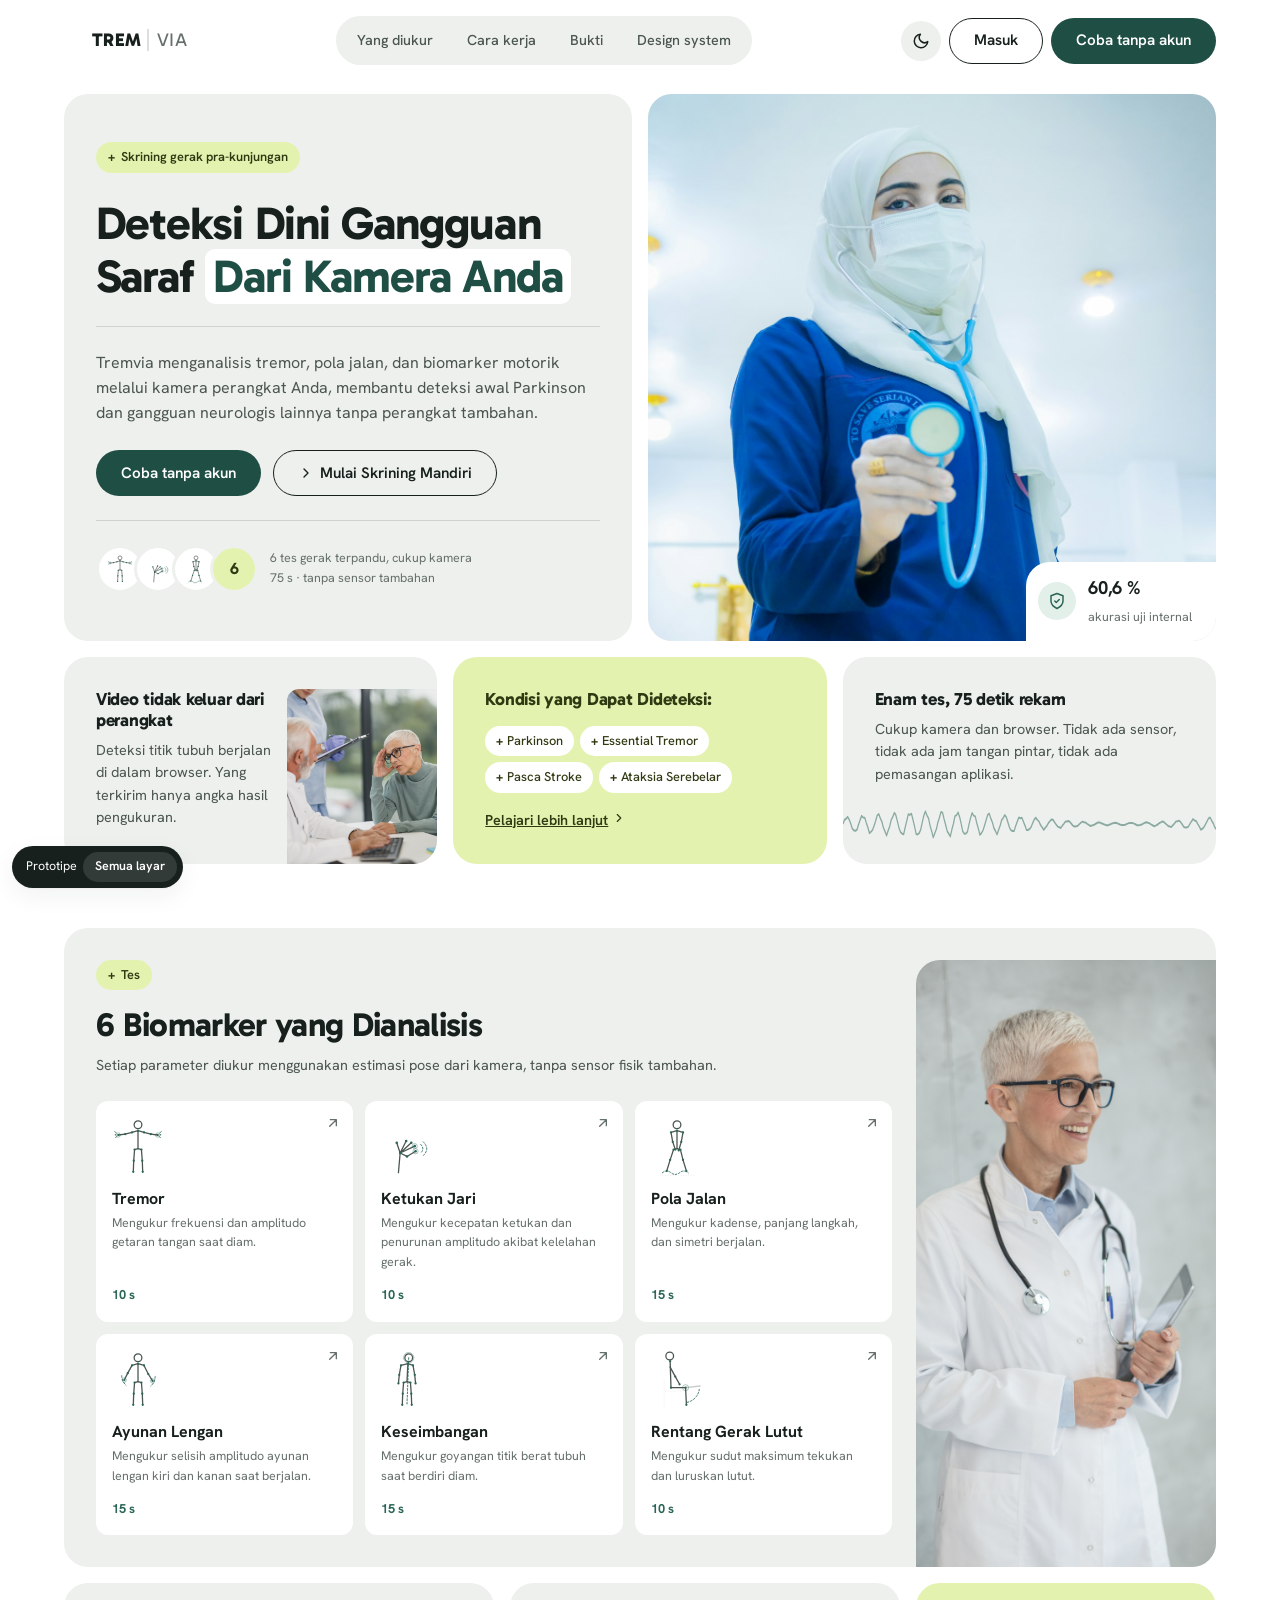
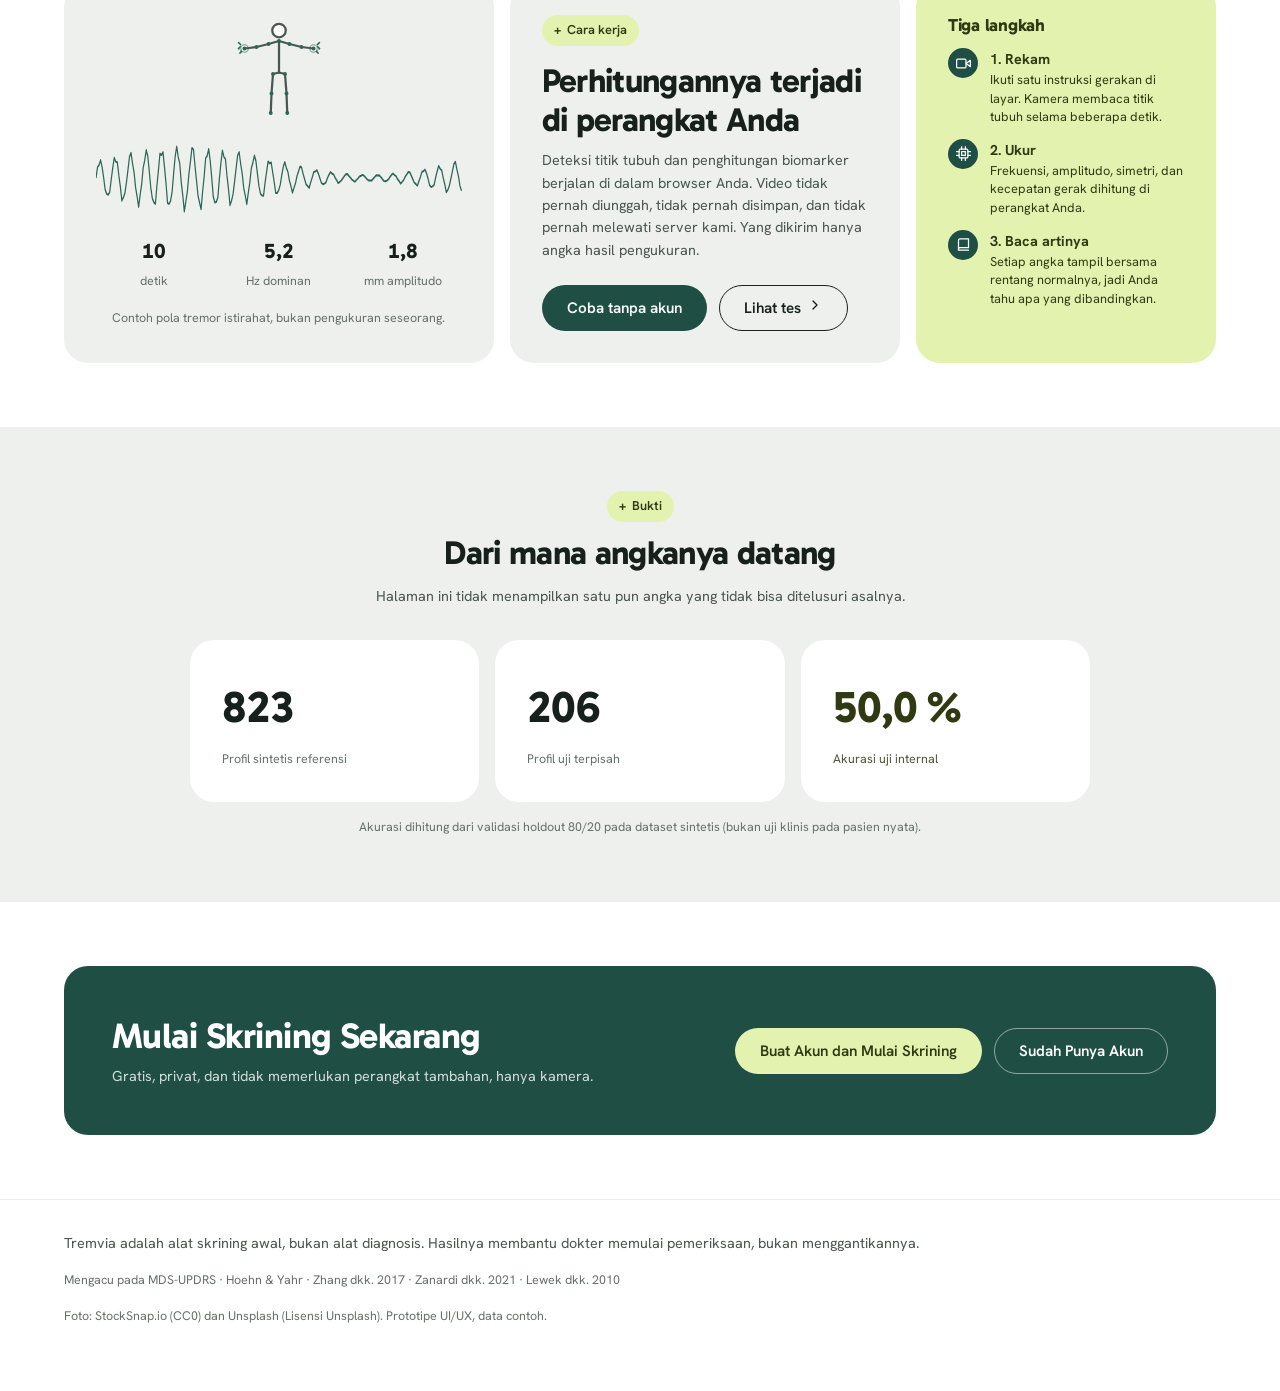
<file: index.html>
<!doctype html>
<html lang="id">
<head>
  <meta charset="utf-8">
  <meta name="viewport" content="width=device-width, initial-scale=1">
  <title>Tremvia · Skrining Gerak</title>
  <meta name="description" content="Prototipe UI/UX Tremvia, skrining gangguan saraf berbasis kamera.">
  <link rel="icon" href="assets/img/logo.png">
  <link rel="stylesheet" href="assets/css/style.css">
  <style>
    .hero { display: grid; grid-template-columns: 1fr 1fr; gap: var(--s4); margin-top: var(--s3); }
    .hero-text { display: flex; flex-direction: column; padding: var(--s7) var(--s6); }
    .hero-title { margin-top: var(--s5); font-size: clamp(2rem, 3.6vw, 3rem); line-height: 1.15; letter-spacing: -0.02em; }
    .hl { background: var(--field); border-radius: 10px; padding: 0 8px; color: var(--accent-deep); -webkit-box-decoration-break: clone; box-decoration-break: clone; }
    .hero-photo { position: relative; border-radius: var(--r-lg); overflow: hidden; min-height: 460px; background: var(--panel); }
    .hero-photo img { position: absolute; inset: 0; object-position: 50% 20%; }
    .badge { position: absolute; right: 0; bottom: 0; display: flex; align-items: center; gap: var(--s3); padding: var(--s3) var(--s5) var(--s3) var(--s3); background: var(--field); border-top-left-radius: var(--r-lg); }
    .badge strong { display: block; font-size: 1.15rem; }
    .badge-ic { display: grid; place-items: center; width: 38px; height: 38px; border-radius: 50%; background: var(--accent-wash); color: var(--accent); }
    .badge-ic svg { width: 18px; }
    .dots { display: flex; }
    .dots span { width: 48px; height: 48px; margin-left: -10px; padding: 6px; border-radius: 50%; background: var(--field); border: 3px solid var(--panel); }
    .dots span:first-child { margin-left: 0; }
    .dots .n { display: grid; place-items: center; background: var(--lime); color: var(--lime-ink); font-weight: 800; }
    .trio > .card { display: flex; flex-direction: column; min-height: 190px; }
    .photo-card { flex-direction: row !important; gap: var(--s3); padding-right: 0; padding-bottom: 0; overflow: hidden; }
    .photo-card > div { flex: 1; padding-bottom: var(--s5); }
    .photo-card figure { position: relative; margin: 0; width: 44%; flex-shrink: 0; border-top-left-radius: var(--r); overflow: hidden; }
    .photo-card figure img { position: absolute; inset: 0; }
    .link-u { margin-top: auto; padding-top: var(--s4); font-weight: 600; font-size: .9rem; display: inline-flex; gap: 4px; align-items: center; }
    .link-u svg { width: 14px; }
    .tests { display: grid; grid-template-columns: minmax(0, 1fr) 300px; gap: var(--s5); margin-top: var(--s8); padding-right: 0; padding-bottom: 0; overflow: hidden; scroll-margin-top: 100px; }
    .tests-main { padding-bottom: var(--s6); }
    .test-grid { list-style: none; padding: 0; margin: var(--s5) 0 0; display: grid; grid-template-columns: repeat(3, minmax(0, 1fr)); gap: var(--s3); }
    .test { position: relative; display: flex; flex-direction: column; gap: 4px; padding: var(--s4); border-radius: var(--r); background: var(--field); transition: transform .2s, box-shadow .2s; }
    .test:hover { transform: translateY(-3px); box-shadow: var(--shadow); }
    .test > span:first-child { position: absolute; top: 12px; right: 12px; color: var(--ink-3); }
    .test > span:first-child svg { width: 16px; }
    .test .art { width: 52px; height: 60px; margin-bottom: 8px; }
    .test b { line-height: 1.3; }
    .test .dur { margin-top: auto; padding-top: 8px; font-size: .8rem; font-weight: 700; color: var(--accent); }
    .tests figure { position: relative; margin: 0; border-top-left-radius: var(--r-lg); overflow: hidden; }
    .tests figure img { position: absolute; inset: 0; object-position: 50% 15%; }
    .how { display: grid; grid-template-columns: minmax(0, 1.1fr) minmax(0, 1fr) 300px; gap: var(--s4); margin: var(--s4) 0 var(--s8); scroll-margin-top: 100px; }
    .how-body { display: flex; flex-direction: column; }
    .steps { list-style: none; padding: 0; margin: var(--s3) 0 0; display: flex; flex-direction: column; gap: var(--s3); }
    .steps li { display: flex; gap: var(--s3); }
    .steps li > span { display: grid; place-items: center; flex-shrink: 0; width: 30px; height: 30px; border-radius: 50%; background: #1f4f44; color: #fff; }
    .steps li > span svg { width: 15px; }
    .steps b { display: block; font-size: .9rem; }
    .steps small { font-size: .8rem; line-height: 1.45; display: block; }
    .plate { display: flex; flex-direction: column; justify-content: center; gap: var(--s4); }
    .plate .hand { width: 90px; height: 105px; margin: 0 auto; }
    .readout { display: grid; grid-template-columns: repeat(3, 1fr); gap: var(--s2); text-align: center; }
    .readout b { display: block; font-size: 1.3rem; font-family: var(--font-display); }
    .band { background: var(--panel); padding: var(--s8) 0; scroll-margin-top: 80px; }
    .center { text-align: center; max-width: 720px; margin: 0 auto; display: flex; flex-direction: column; align-items: center; gap: var(--s3); }
    .stats { max-width: 900px; margin: var(--s6) auto var(--s4); }
    .stat { display: flex; flex-direction: column; gap: 8px; padding: var(--s6); border-radius: var(--r-lg); background: var(--field); }
    .stat .v { font-size: clamp(2rem, 4vw, 2.75rem); font-weight: 700; font-family: var(--font-display); letter-spacing: -.02em; }
    .closing { position: relative; overflow: hidden; display: flex; align-items: center; justify-content: space-between; gap: var(--s5); flex-wrap: wrap; margin: var(--s8) 0; padding: var(--s7); border-radius: var(--r-lg); }
    .closing h2 { font-size: clamp(1.6rem, 2.8vw, 2.25rem); }
    .closing p { max-width: 520px; margin-top: 8px; }
    @media (max-width: 1040px) {
      .how { grid-template-columns: 1fr 1fr; }
      .how-body { grid-column: 1 / -1; order: -1; }
      .tests { grid-template-columns: minmax(0, 1fr); padding-right: var(--s6); }
      .tests figure { display: none; }
    }
    @media (max-width: 860px) {
      .hero, .how { grid-template-columns: minmax(0, 1fr); }
      .hero-photo { min-height: 380px; order: -1; }
      .test-grid { grid-template-columns: repeat(2, minmax(0, 1fr)); }
    }
    @media (max-width: 560px) {
      .hero-text { padding: var(--s5); }
      .hero-title { font-size: 1.9rem; }
      .test-grid { grid-template-columns: minmax(0, 1fr); }
      .closing { padding: var(--s6) var(--s5); }
      .tests { padding-right: var(--s5); }
    }
  </style>
</head>
<body>
  <header class="header">
    <div class="wrap header-inner">
      <a href="index.html" class="logo"><img src="assets/img/logo.png" alt=""><span><b>TREM</b> <i>VIA</i></span></a>
      <nav class="pill-nav" aria-label="Bagian halaman">
        <a href="#diukur">Yang diukur</a>
        <a href="#cara">Cara kerja</a>
        <a href="#bukti">Bukti</a>
        <a href="design-system.html">Design system</a>
      </nav>
      <div class="header-actions">
        <button class="icon-btn" data-theme-toggle></button>
        <a href="masuk.html" class="btn btn-outline hide-sm">Masuk</a>
        <a href="skrining.html" class="btn btn-dark hide-xs">Coba tanpa akun</a>
      </div>
    </div>
  </header>

  <main class="wrap">
    <!-- Hero -->
    <section class="hero">
      <div class="card hero-text">
        <span class="tag" style="align-self:flex-start">Skrining gerak pra-kunjungan</span>
        <h1 class="hero-title">Deteksi Dini Gangguan Saraf <span class="hl">Dari Kamera Anda</span></h1>
        <hr class="hr">
        <p class="small" style="font-size:1rem">Tremvia menganalisis tremor, pola jalan, dan biomarker motorik melalui kamera perangkat Anda, membantu deteksi awal Parkinson dan gangguan neurologis lainnya tanpa perangkat tambahan.</p>
        <div class="row" style="margin-top:var(--s5)">
          <a href="skrining.html" class="btn btn-dark">Coba tanpa akun</a>
          <a href="daftar.html" class="btn btn-outline" data-icon="right">Mulai Skrining Mandiri</a>
        </div>
        <hr class="hr">
        <div class="row">
          <div class="dots" aria-hidden="true">
            <span data-pose="tremor"></span><span data-pose="fingerTapping"></span><span data-pose="gait"></span><span class="n">6</span>
          </div>
          <p class="xs">6 tes gerak terpandu, cukup kamera<br>75 s · tanpa sensor tambahan</p>
        </div>
      </div>
      <div class="hero-photo">
        <img src="assets/img/hero-doctor-hijab.jpg" alt="Seorang dokter berhijab dan bermasker mengarahkan stetoskop ke depan." class="cover">
        <div class="badge">
          <span class="badge-ic" data-icon="shield"></span>
          <div><strong>60,6 %</strong><span class="xs">akurasi uji internal</span></div>
        </div>
      </div>
    </section>

    <!-- Tiga kartu -->
    <section class="grid-3 trio" style="margin-top:var(--s4)">
      <div class="card photo-card">
        <div>
          <h2 class="card-title">Video tidak keluar dari perangkat</h2>
          <p class="small" style="margin-top:8px">Deteksi titik tubuh berjalan di dalam browser. Yang terkirim hanya angka hasil pengukuran.</p>
        </div>
        <figure><img src="assets/img/consult.jpg" alt="Dokter berkonsultasi dengan pasien lansia." class="cover"></figure>
      </div>
      <div class="card card-lime">
        <h2 class="card-title">Kondisi yang Dapat Dideteksi:</h2>
        <ul class="chips" style="margin-top:var(--s4)">
          <li class="chip">Parkinson</li><li class="chip">Essential Tremor</li><li class="chip">Pasca Stroke</li><li class="chip">Ataksia Serebelar</li>
        </ul>
        <a href="#bukti" class="link-u">Pelajari lebih lanjut <span data-icon="right"></span></a>
      </div>
      <div class="card" style="position:relative;overflow:hidden">
        <h2 class="card-title">Enam tes, 75 detik rekam</h2>
        <p class="small" style="margin-top:8px">Cukup kamera dan browser. Tidak ada sensor, tidak ada jam tangan pintar, tidak ada pemasangan aplikasi.</p>
        <div data-wave="0.4" style="position:absolute;left:0;right:0;bottom:0;opacity:.5"></div>
      </div>
    </section>

    <!-- Tes -->
    <section id="diukur" class="card tests">
      <div class="tests-main reveal">
        <span class="tag">Tes</span>
        <h2 class="section-title" style="margin-top:var(--s4)">6 Biomarker yang Dianalisis</h2>
        <p class="small" style="margin-top:8px">Setiap parameter diukur menggunakan estimasi pose dari kamera, tanpa sensor fisik tambahan.</p>
        <ol class="test-grid">
          <li class="test"><span data-icon="arrow"></span><span class="art" data-pose="tremor"></span><b>Tremor</b><span class="xs">Mengukur frekuensi dan amplitudo getaran tangan saat diam.</span><span class="dur">10 s</span></li>
          <li class="test"><span data-icon="arrow"></span><span class="art" data-pose="fingerTapping"></span><b>Ketukan Jari</b><span class="xs">Mengukur kecepatan ketukan dan penurunan amplitudo akibat kelelahan gerak.</span><span class="dur">10 s</span></li>
          <li class="test"><span data-icon="arrow"></span><span class="art" data-pose="gait"></span><b>Pola Jalan</b><span class="xs">Mengukur kadense, panjang langkah, dan simetri berjalan.</span><span class="dur">15 s</span></li>
          <li class="test"><span data-icon="arrow"></span><span class="art" data-pose="armSwing"></span><b>Ayunan Lengan</b><span class="xs">Mengukur selisih amplitudo ayunan lengan kiri dan kanan saat berjalan.</span><span class="dur">15 s</span></li>
          <li class="test"><span data-icon="arrow"></span><span class="art" data-pose="posture"></span><b>Keseimbangan</b><span class="xs">Mengukur goyangan titik berat tubuh saat berdiri diam.</span><span class="dur">15 s</span></li>
          <li class="test"><span data-icon="arrow"></span><span class="art" data-pose="rom"></span><b>Rentang Gerak Lutut</b><span class="xs">Mengukur sudut maksimum tekukan dan luruskan lutut.</span><span class="dur">10 s</span></li>
        </ol>
      </div>
      <figure aria-hidden="true"><img src="assets/img/hero-doctor.jpg" alt="" class="cover"></figure>
    </section>

    <!-- Cara kerja -->
    <section id="cara" class="how">
      <figure class="card plate" style="margin:0">
        <span class="hand" data-pose="tremor"></span>
        <div data-wave="1"></div>
        <div class="readout">
          <div><b class="mono">10</b><span class="xs">detik</span></div>
          <div><b class="mono">5,2</b><span class="xs">Hz dominan</span></div>
          <div><b class="mono">1,8</b><span class="xs">mm amplitudo</span></div>
        </div>
        <figcaption class="xs" style="text-align:center">Contoh pola tremor istirahat, bukan pengukuran seseorang.</figcaption>
      </figure>
      <div class="card how-body">
        <span class="tag" style="align-self:flex-start">Cara kerja</span>
        <h2 class="section-title" style="margin-top:var(--s4)">Perhitungannya terjadi di perangkat Anda</h2>
        <p class="small" style="margin-top:8px">Deteksi titik tubuh dan penghitungan biomarker berjalan di dalam browser Anda. Video tidak pernah diunggah, tidak pernah disimpan, dan tidak pernah melewati server kami. Yang dikirim hanya angka hasil pengukuran.</p>
        <div class="row" style="margin-top:var(--s5)">
          <a href="skrining.html" class="btn btn-dark">Coba tanpa akun</a>
          <a href="#diukur" class="btn btn-outline">Lihat tes <span data-icon="right"></span></a>
        </div>
      </div>
      <div class="card card-lime">
        <h3 class="card-title">Tiga langkah</h3>
        <ol class="steps">
          <li><span data-icon="video"></span><div><b>1. Rekam</b><small>Ikuti satu instruksi gerakan di layar. Kamera membaca titik tubuh selama beberapa detik.</small></div></li>
          <li><span data-icon="cpu"></span><div><b>2. Ukur</b><small>Frekuensi, amplitudo, simetri, dan kecepatan gerak dihitung di perangkat Anda.</small></div></li>
          <li><span data-icon="book"></span><div><b>3. Baca artinya</b><small>Setiap angka tampil bersama rentang normalnya, jadi Anda tahu apa yang dibandingkan.</small></div></li>
        </ol>
      </div>
    </section>
  </main>

  <!-- Bukti -->
  <section id="bukti" class="band">
    <div class="wrap reveal">
      <div class="center">
        <span class="tag">Bukti</span>
        <h2 class="section-title">Dari mana angkanya datang</h2>
        <p class="small">Halaman ini tidak menampilkan satu pun angka yang tidak bisa ditelusuri asalnya.</p>
      </div>
      <div class="grid-3 stats">
        <div class="stat"><span class="v mono" data-count="997">997</span><span class="xs">Profil sintetis referensi</span></div>
        <div class="stat"><span class="v mono" data-count="249">249</span><span class="xs">Profil uji terpisah</span></div>
        <div class="stat card-lime"><span class="v mono"><span data-count="60.6">60,6</span> %</span><span class="xs">Akurasi uji internal</span></div>
      </div>
      <p class="xs" style="text-align:center">Akurasi dihitung dari validasi holdout 80/20 pada dataset sintetis (bukan uji klinis pada pasien nyata).</p>
    </div>
  </section>

  <div class="wrap">
    <section class="closing card-dark">
      <div>
        <h2>Mulai Skrining Sekarang</h2>
        <p class="small">Gratis, privat, dan tidak memerlukan perangkat tambahan, hanya kamera.</p>
      </div>
      <div class="row">
        <a href="daftar.html" class="btn btn-lime">Buat Akun dan Mulai Skrining</a>
        <a href="masuk.html" class="btn btn-ghost">Sudah Punya Akun</a>
      </div>
    </section>
  </div>

  <footer class="footer">
    <div class="wrap stack">
      <p class="small">Tremvia adalah alat skrining awal, bukan alat diagnosis. Hasilnya membantu dokter memulai pemeriksaan, bukan menggantikannya.</p>
      <p class="xs">Mengacu pada MDS-UPDRS · Hoehn &amp; Yahr · Zhang dkk. 2017 · Zanardi dkk. 2021 · Lewek dkk. 2010</p>
      <p class="xs">Foto: StockSnap.io (CC0) dan Unsplash (Lisensi Unsplash). Prototipe UI/UX, data contoh.</p>
    </div>
  </footer>

  <div class="proto-bar">Prototipe <a href="layar.html">Semua layar</a></div>
  <script src="assets/js/app.js"></script>
</body>
</html>
</file>
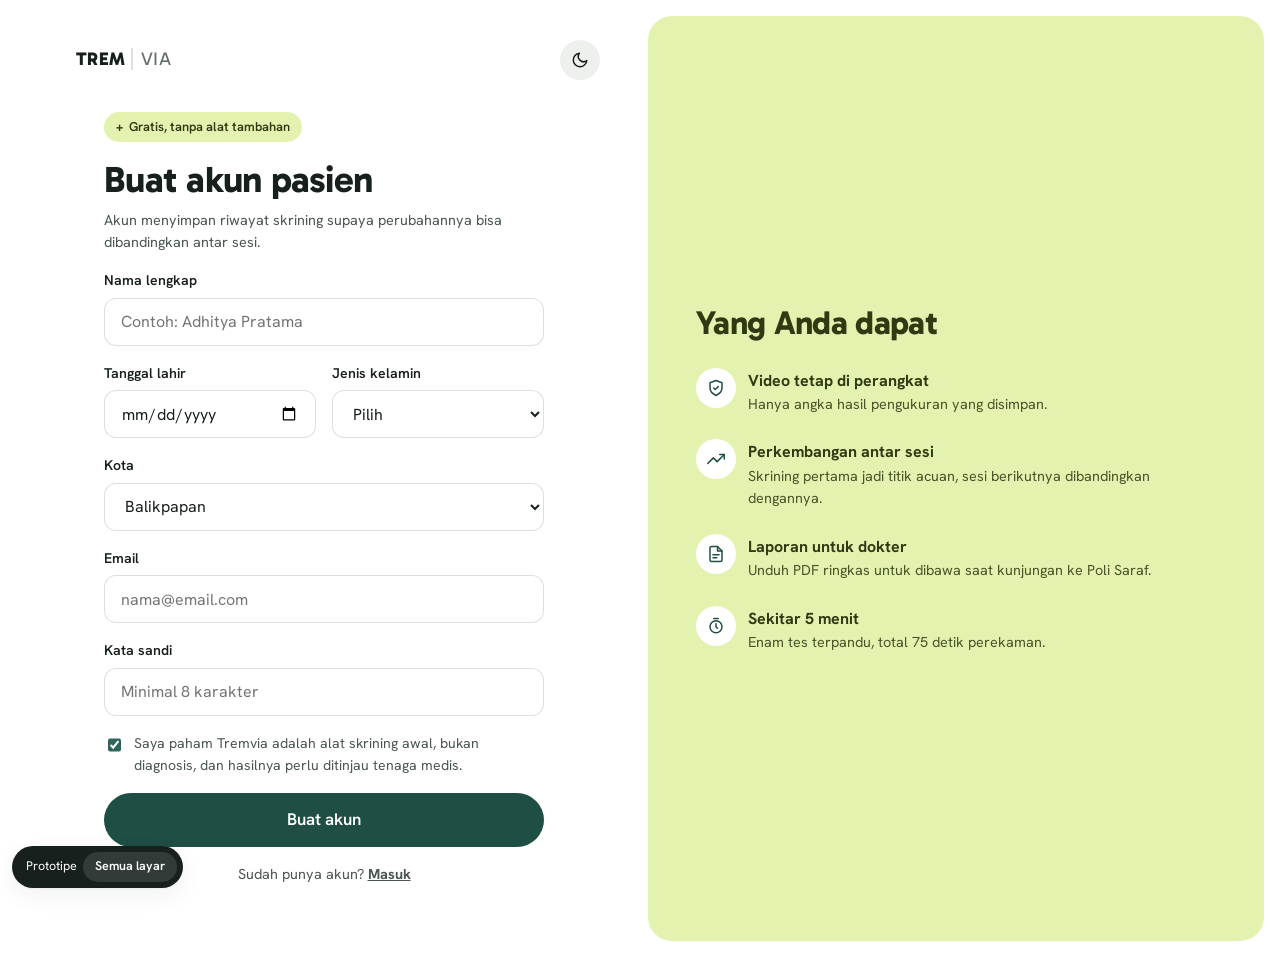
<file: daftar.html>
<!doctype html>
<html lang="id">
<head>
  <meta charset="utf-8">
  <meta name="viewport" content="width=device-width, initial-scale=1">
  <title>Daftar · Tremvia</title>
  <link rel="icon" href="assets/img/logo.png">
  <link rel="stylesheet" href="assets/css/style.css">
  <style>
    .auth { min-height: 100vh; display: grid; grid-template-columns: 1fr 1fr; gap: var(--s4); padding: var(--s4); }
    .auth-form { display: flex; flex-direction: column; padding: var(--s5) var(--s6); }
    .auth-form form { width: 100%; max-width: 440px; margin: var(--s6) auto; display: flex; flex-direction: column; gap: var(--s4); }
    .auth-side { border-radius: var(--r-lg); padding: var(--s7); display: flex; flex-direction: column; justify-content: center; gap: var(--s5); }
    .benefit { display: flex; gap: var(--s3); }
    .benefit span { display: grid; place-items: center; flex-shrink: 0; width: 40px; height: 40px; border-radius: 50%; background: var(--field); color: var(--accent-deep); }
    .benefit span svg { width: 18px; }
    .check { display: flex; gap: 10px; align-items: flex-start; font-size: .88rem; color: var(--ink-2); }
    .check input { margin-top: 4px; accent-color: var(--accent); width: 18px; height: 18px; }
    @media (max-width: 860px) { .auth { grid-template-columns: 1fr; } .auth-side { order: 2; padding: var(--s5); } .auth-form { padding: var(--s4); } }
  </style>
</head>
<body>
  <div class="auth">
    <div class="auth-form">
      <div class="row between">
        <a href="index.html" class="logo"><img src="assets/img/logo.png" alt=""><span><b>TREM</b> <i>VIA</i></span></a>
        <button class="icon-btn" data-theme-toggle></button>
      </div>
      <form onsubmit="event.preventDefault(); location.href='dashboard.html'">
        <div>
          <span class="tag">Gratis, tanpa alat tambahan</span>
          <h1 class="page-title" style="margin-top:var(--s4)">Buat akun pasien</h1>
          <p class="small" style="margin-top:6px">Akun menyimpan riwayat skrining supaya perubahannya bisa dibandingkan antar sesi.</p>
        </div>
        <div class="field"><label for="nm">Nama lengkap</label><input id="nm" class="input" placeholder="Contoh: Adhitya Pratama"></div>
        <div class="grid-2">
          <div class="field"><label for="dob">Tanggal lahir</label><input id="dob" class="input" type="date"></div>
          <div class="field"><label for="g">Jenis kelamin</label><select id="g" class="input"><option>Pilih</option><option>Laki-laki</option><option>Perempuan</option></select></div>
        </div>
        <div class="field"><label for="city">Kota</label><select id="city" class="input"><option>Balikpapan</option><option>Samarinda</option><option>Jakarta</option><option>Surabaya</option></select></div>
        <div class="field"><label for="em">Email</label><input id="em" class="input" type="email" placeholder="nama@email.com"></div>
        <div class="field"><label for="pw">Kata sandi</label><input id="pw" class="input" type="password" placeholder="Minimal 8 karakter"></div>
        <label class="check"><input type="checkbox" checked> Saya paham Tremvia adalah alat skrining awal, bukan diagnosis, dan hasilnya perlu ditinjau tenaga medis.</label>
        <button class="btn btn-dark btn-lg btn-block" type="submit">Buat akun</button>
        <p class="small" style="text-align:center">Sudah punya akun? <a href="masuk.html"><b>Masuk</b></a></p>
      </form>
    </div>
    <aside class="auth-side card-lime">
      <h2 class="section-title">Yang Anda dapat</h2>
      <div class="benefit"><span data-icon="shield"></span><div><b>Video tetap di perangkat</b><p class="small">Hanya angka hasil pengukuran yang disimpan.</p></div></div>
      <div class="benefit"><span data-icon="trend"></span><div><b>Perkembangan antar sesi</b><p class="small">Skrining pertama jadi titik acuan, sesi berikutnya dibandingkan dengannya.</p></div></div>
      <div class="benefit"><span data-icon="file"></span><div><b>Laporan untuk dokter</b><p class="small">Unduh PDF ringkas untuk dibawa saat kunjungan ke Poli Saraf.</p></div></div>
      <div class="benefit"><span data-icon="timer"></span><div><b>Sekitar 5 menit</b><p class="small">Enam tes terpandu, total 75 detik perekaman.</p></div></div>
    </aside>
  </div>
  <div class="proto-bar">Prototipe <a href="layar.html">Semua layar</a></div>
  <script src="assets/js/app.js"></script>
</body>
</html>
</file>
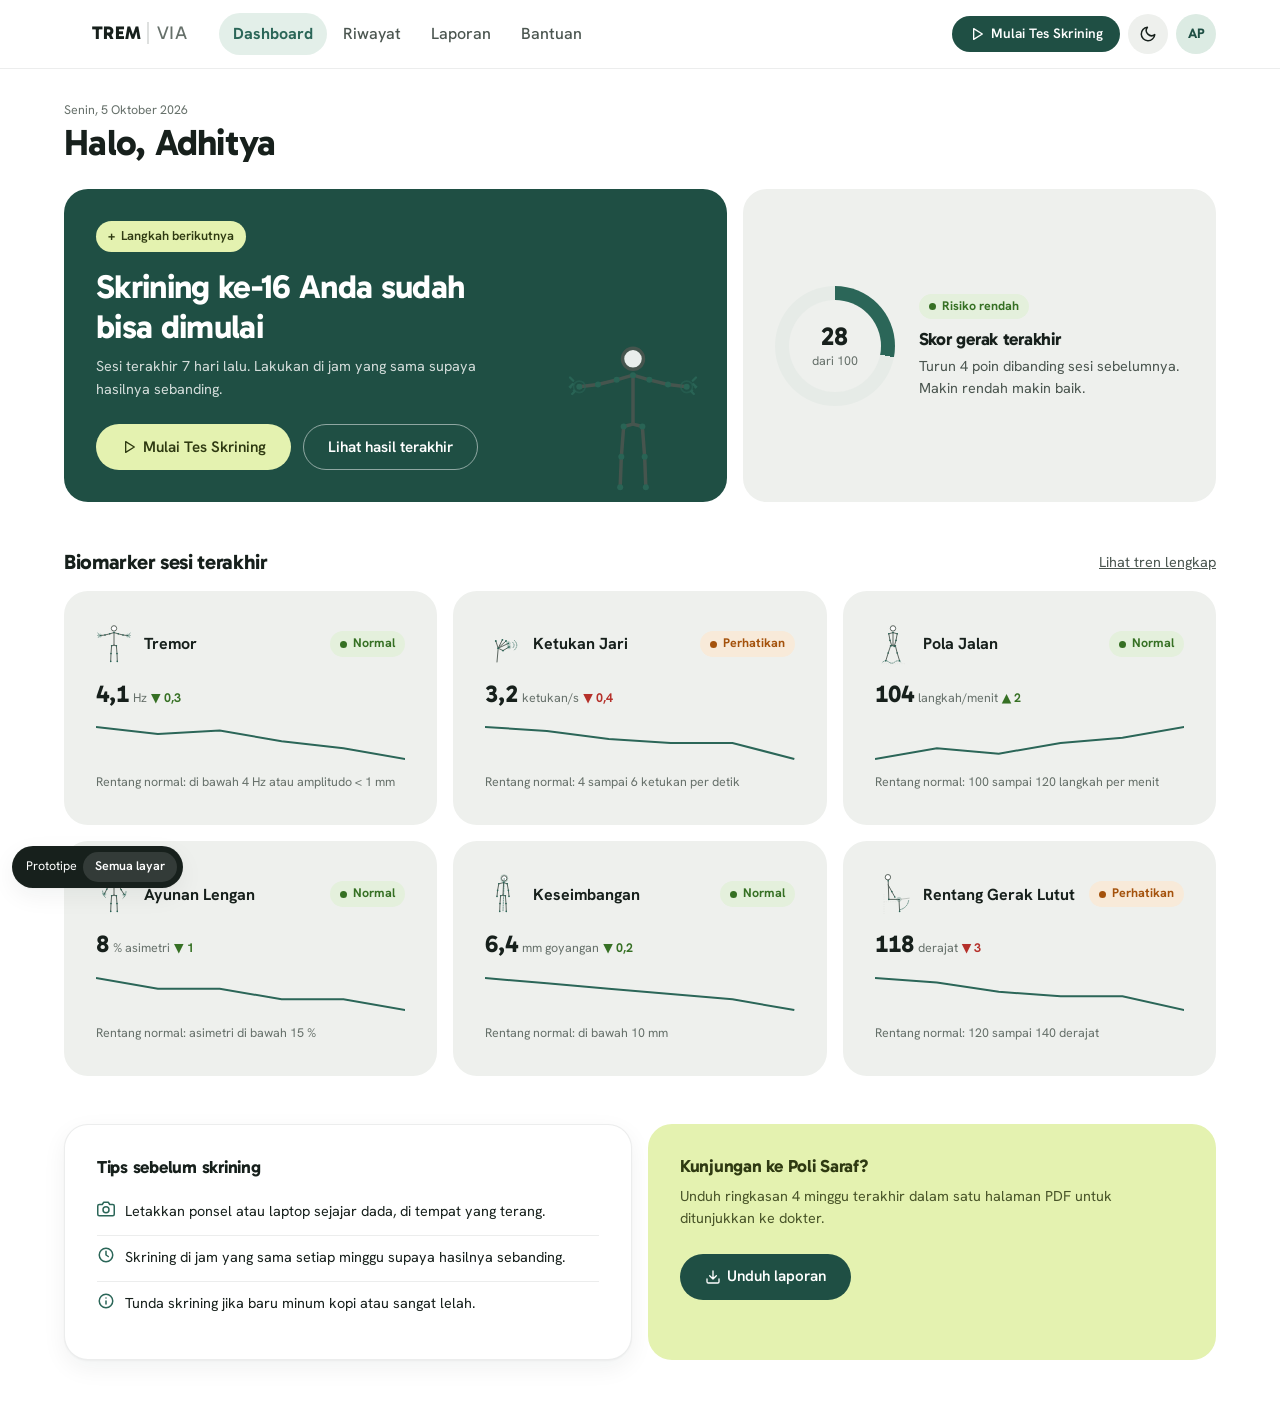
<file: dashboard.html>
<!doctype html>
<html lang="id">
<head>
  <meta charset="utf-8">
  <meta name="viewport" content="width=device-width, initial-scale=1">
  <title>Dashboard · Tremvia</title>
  <link rel="icon" href="assets/img/logo.png">
  <link rel="stylesheet" href="assets/css/style.css">
  <style>
    .main { padding-top: var(--s6); padding-bottom: var(--s8); }
    .hello { display: grid; grid-template-columns: minmax(0, 1.4fr) minmax(0, 1fr); gap: var(--s4); margin-top: var(--s5); }
    .next { display: flex; flex-direction: column; justify-content: space-between; gap: var(--s5); min-height: 240px; position: relative; overflow: hidden; }
    .next .art { position: absolute; right: var(--s5); bottom: 0; width: 140px; height: 165px; opacity: .9; }
    .ring { --p: 72; width: 120px; height: 120px; border-radius: 50%; display: grid; place-items: center; background: conic-gradient(var(--accent) calc(var(--p) * 1%), var(--inset) 0); }
    .ring > div { width: 92px; height: 92px; border-radius: 50%; background: var(--panel); display: grid; place-items: center; text-align: center; line-height: 1.1; }
    .ring b { font-size: 1.6rem; font-family: var(--font-display); }
    .bio { display: flex; flex-direction: column; gap: 10px; }
    .bio-head { display: flex; align-items: center; gap: var(--s3); }
    .bio-head .art { width: 36px; height: 42px; flex-shrink: 0; }
    .bio-val { font-size: 1.5rem; font-weight: 700; font-family: var(--font-display); }
    .delta { font-size: .78rem; font-weight: 700; }
    .up { color: var(--high); } .down { color: var(--low); }
    .spark { height: 40px; }
    .spark svg { width: 100%; height: 100%; }
    .spark path { fill: none; stroke: var(--accent); stroke-width: 2; }
    .tips li { display: flex; gap: 10px; padding: 10px 0; border-bottom: 1px solid var(--rule-hair); font-size: .9rem; }
    .tips li:last-child { border: 0; }
    .tips li > span { color: var(--accent); flex-shrink: 0; } .tips svg { width: 18px; }
    @media (max-width: 860px) { .hello { grid-template-columns: 1fr; } .next .art { width: 100px; height: 118px; } }
  </style>
</head>
<body class="has-tabbar">
  <nav class="appnav" aria-label="Navigasi utama">
    <div class="wrap header-inner">
      <a href="dashboard.html" class="logo"><img src="assets/img/logo.png" alt=""><span><b>TREM</b> <i>VIA</i></span></a>
      <div class="appnav-links">
        <a href="dashboard.html" class="on">Dashboard</a>
        <a href="riwayat.html">Riwayat</a>
        <a href="hasil.html">Laporan</a>
        <a href="index.html#cara">Bantuan</a>
      </div>
      <div class="header-actions">
        <a href="skrining.html" class="btn btn-dark btn-sm hide-sm" data-icon="play">Mulai Tes Skrining</a>
        <button class="icon-btn" data-theme-toggle></button>
        <button class="avatar" data-menu aria-haspopup="menu" aria-expanded="false">AP
          <div class="menu" role="menu">
            <div class="menu-head"><b>Adhitya Pratama</b><span>pasien@tremvia.id</span></div>
            <a href="#" role="menuitem">Profil</a>
            <a href="masuk.html" class="danger" role="menuitem">Keluar</a>
          </div>
        </button>
      </div>
    </div>
  </nav>

  <main class="wrap main">
    <p class="xs">Senin, 5 Oktober 2026</p>
    <h1 class="page-title">Halo, Adhitya</h1>

    <section class="hello">
      <div class="card card-dark next">
        <div>
          <span class="tag">Langkah berikutnya</span>
          <h2 class="section-title" style="margin-top:var(--s4);max-width:420px">Skrining ke-16 Anda sudah bisa dimulai</h2>
          <p class="small" style="margin-top:8px;max-width:380px">Sesi terakhir 7 hari lalu. Lakukan di jam yang sama supaya hasilnya sebanding.</p>
        </div>
        <div class="row"><a href="skrining.html" class="btn btn-lime" data-icon="play">Mulai Tes Skrining</a><a href="hasil.html" class="btn btn-ghost">Lihat hasil terakhir</a></div>
        <span class="art" data-pose="tremor" aria-hidden="true"></span>
      </div>
      <div class="card row" style="gap:var(--s5);align-items:center">
        <div class="ring" style="--p:28"><div><div><b>28</b><br><span class="xs">dari 100</span></div></div></div>
        <div style="flex:1;min-width:160px">
          <span class="status status-low">Risiko rendah</span>
          <h2 class="card-title" style="margin-top:10px">Skor gerak terakhir</h2>
          <p class="small" style="margin-top:4px">Turun 4 poin dibanding sesi sebelumnya. Makin rendah makin baik.</p>
        </div>
      </div>
    </section>

    <section style="margin-top:var(--s7)">
      <div class="row between">
        <h2 class="card-title" style="font-size:1.3rem">Biomarker sesi terakhir</h2>
        <a href="riwayat.html" class="small">Lihat tren lengkap</a>
      </div>
      <div class="grid-3" style="margin-top:var(--s4)">
        <div class="card bio"><div class="bio-head"><span class="art" data-pose="tremor"></span><b>Tremor</b><span class="status status-low" style="margin-left:auto">Normal</span></div><div><span class="bio-val mono">4,1</span> <span class="xs">Hz</span> <span class="delta down">▼ 0,3</span></div><div class="spark" data-spark="5,4.8,4.9,4.6,4.4,4.1"></div><p class="xs">Rentang normal: di bawah 4 Hz atau amplitudo &lt; 1 mm</p></div>
        <div class="card bio"><div class="bio-head"><span class="art" data-pose="fingerTapping"></span><b>Ketukan Jari</b><span class="status status-mid" style="margin-left:auto">Perhatikan</span></div><div><span class="bio-val mono">3,2</span> <span class="xs">ketukan/s</span> <span class="delta up">▼ 0,4</span></div><div class="spark" data-spark="4,3.9,3.7,3.6,3.6,3.2"></div><p class="xs">Rentang normal: 4 sampai 6 ketukan per detik</p></div>
        <div class="card bio"><div class="bio-head"><span class="art" data-pose="gait"></span><b>Pola Jalan</b><span class="status status-low" style="margin-left:auto">Normal</span></div><div><span class="bio-val mono">104</span> <span class="xs">langkah/menit</span> <span class="delta down">▲ 2</span></div><div class="spark" data-spark="98,100,99,101,102,104"></div><p class="xs">Rentang normal: 100 sampai 120 langkah per menit</p></div>
        <div class="card bio"><div class="bio-head"><span class="art" data-pose="armSwing"></span><b>Ayunan Lengan</b><span class="status status-low" style="margin-left:auto">Normal</span></div><div><span class="bio-val mono">8</span> <span class="xs">% asimetri</span> <span class="delta down">▼ 1</span></div><div class="spark" data-spark="11,10,10,9,9,8"></div><p class="xs">Rentang normal: asimetri di bawah 15 %</p></div>
        <div class="card bio"><div class="bio-head"><span class="art" data-pose="posture"></span><b>Keseimbangan</b><span class="status status-low" style="margin-left:auto">Normal</span></div><div><span class="bio-val mono">6,4</span> <span class="xs">mm goyangan</span> <span class="delta down">▼ 0,2</span></div><div class="spark" data-spark="7,6.9,6.8,6.7,6.6,6.4"></div><p class="xs">Rentang normal: di bawah 10 mm</p></div>
        <div class="card bio"><div class="bio-head"><span class="art" data-pose="rom"></span><b>Rentang Gerak Lutut</b><span class="status status-mid" style="margin-left:auto">Perhatikan</span></div><div><span class="bio-val mono">118</span> <span class="xs">derajat</span> <span class="delta up">▼ 3</span></div><div class="spark" data-spark="125,124,122,121,121,118"></div><p class="xs">Rentang normal: 120 sampai 140 derajat</p></div>
      </div>
    </section>

    <section class="grid-2" style="margin-top:var(--s7)">
      <div class="card card-white">
        <h2 class="card-title">Tips sebelum skrining</h2>
        <ul class="tips" style="list-style:none;padding:0;margin:var(--s3) 0 0">
          <li><span data-icon="camera"></span>Letakkan ponsel atau laptop sejajar dada, di tempat yang terang.</li>
          <li><span data-icon="clock"></span>Skrining di jam yang sama setiap minggu supaya hasilnya sebanding.</li>
          <li><span data-icon="info"></span>Tunda skrining jika baru minum kopi atau sangat lelah.</li>
        </ul>
      </div>
      <div class="card card-lime">
        <h2 class="card-title">Kunjungan ke Poli Saraf?</h2>
        <p class="small" style="margin-top:8px">Unduh ringkasan 4 minggu terakhir dalam satu halaman PDF untuk ditunjukkan ke dokter.</p>
        <a href="hasil.html" class="btn btn-dark" style="margin-top:var(--s5)" data-icon="download">Unduh laporan</a>
      </div>
    </section>
  </main>

  <nav class="tabbar" aria-label="Navigasi bawah">
    <a href="dashboard.html" class="on" data-icon="home">Beranda</a>
    <a href="skrining.html" data-icon="play">Skrining</a>
    <a href="riwayat.html" data-icon="clock">Riwayat</a>
    <a href="hasil.html" data-icon="file">Laporan</a>
  </nav>
  <div class="proto-bar">Prototipe <a href="layar.html">Semua layar</a></div>
  <script src="assets/js/app.js"></script>
  <script>
    document.querySelectorAll('[data-spark]').forEach(el => {
      const v = el.dataset.spark.split(',').map(Number), mn = Math.min(...v), mx = Math.max(...v) || 1;
      const d = v.map((y, i) => `${i ? 'L' : 'M'}${(i / (v.length - 1)) * 100} ${36 - ((y - mn) / (mx - mn || 1)) * 32}`).join(' ');
      el.innerHTML = `<svg viewBox="0 0 100 40" preserveAspectRatio="none"><path d="${d}" vector-effect="non-scaling-stroke"/></svg>`;
    });
  </script>
</body>
</html>
</file>
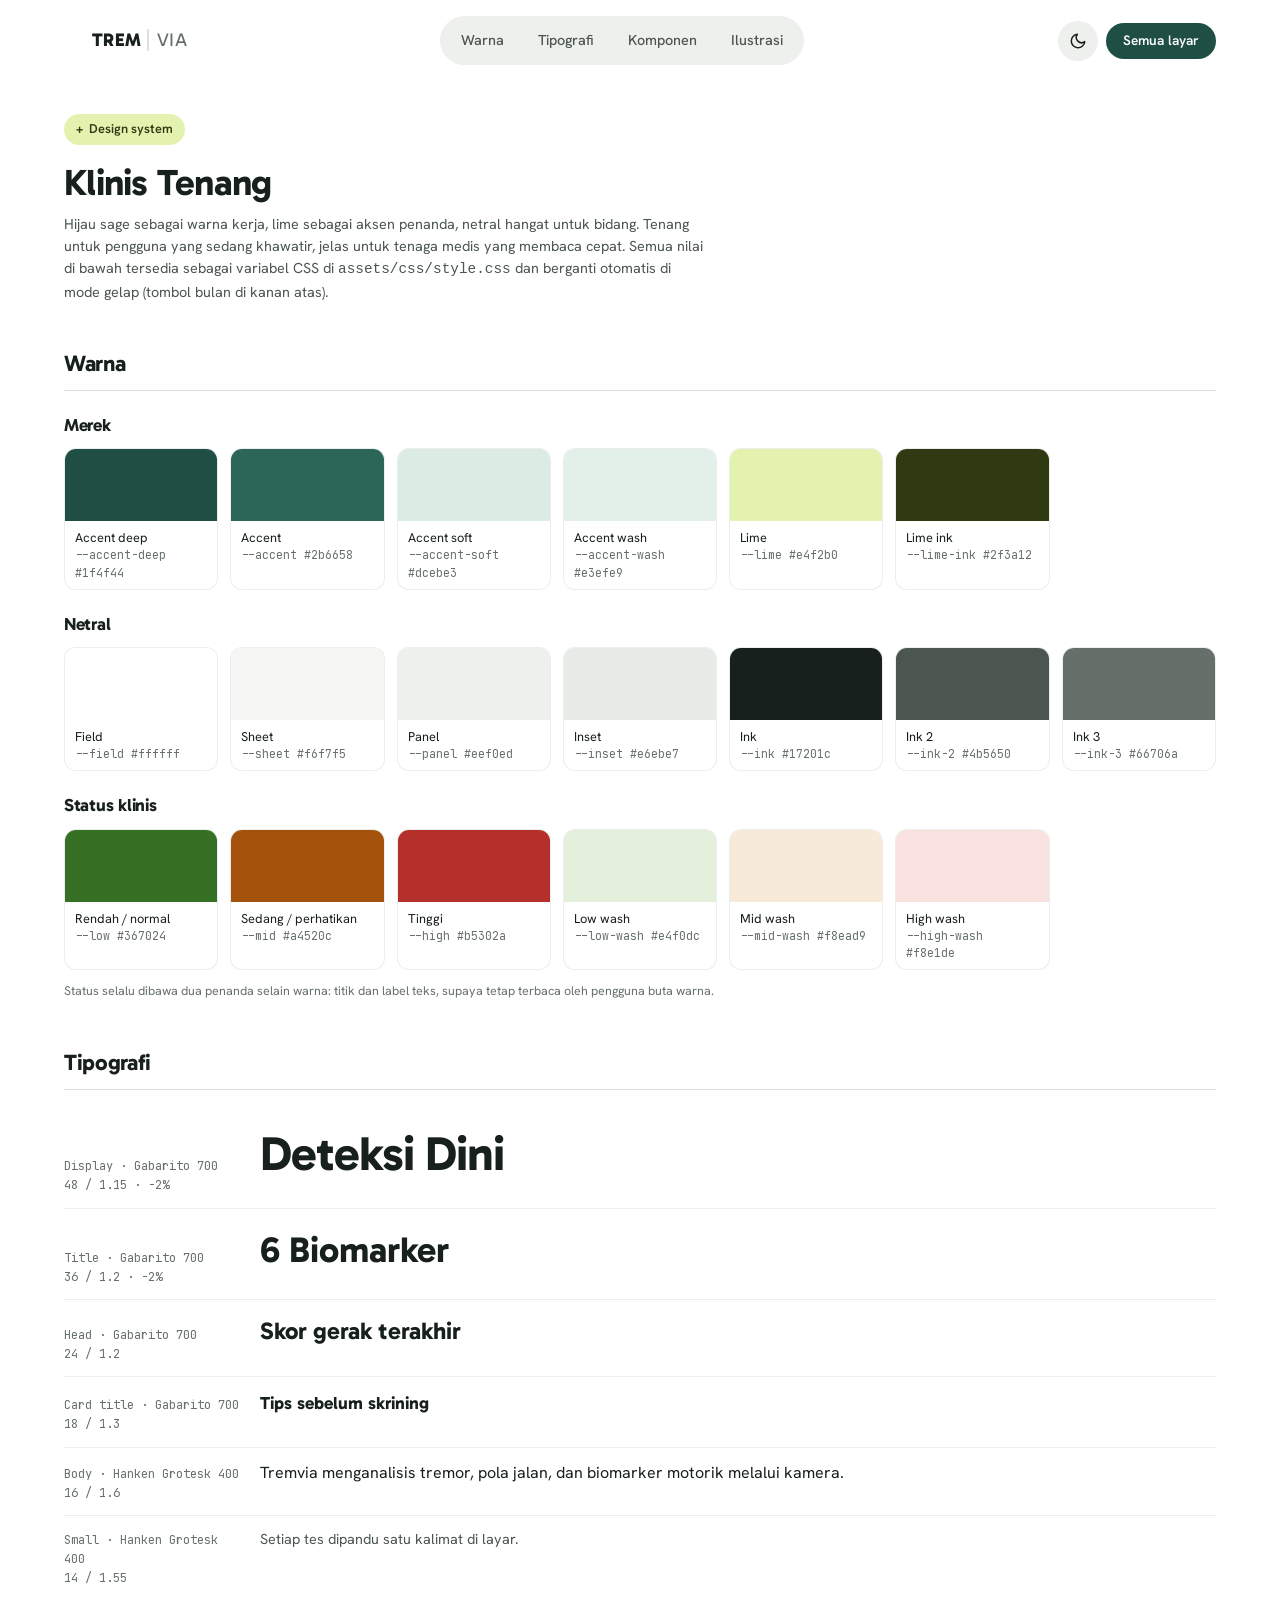
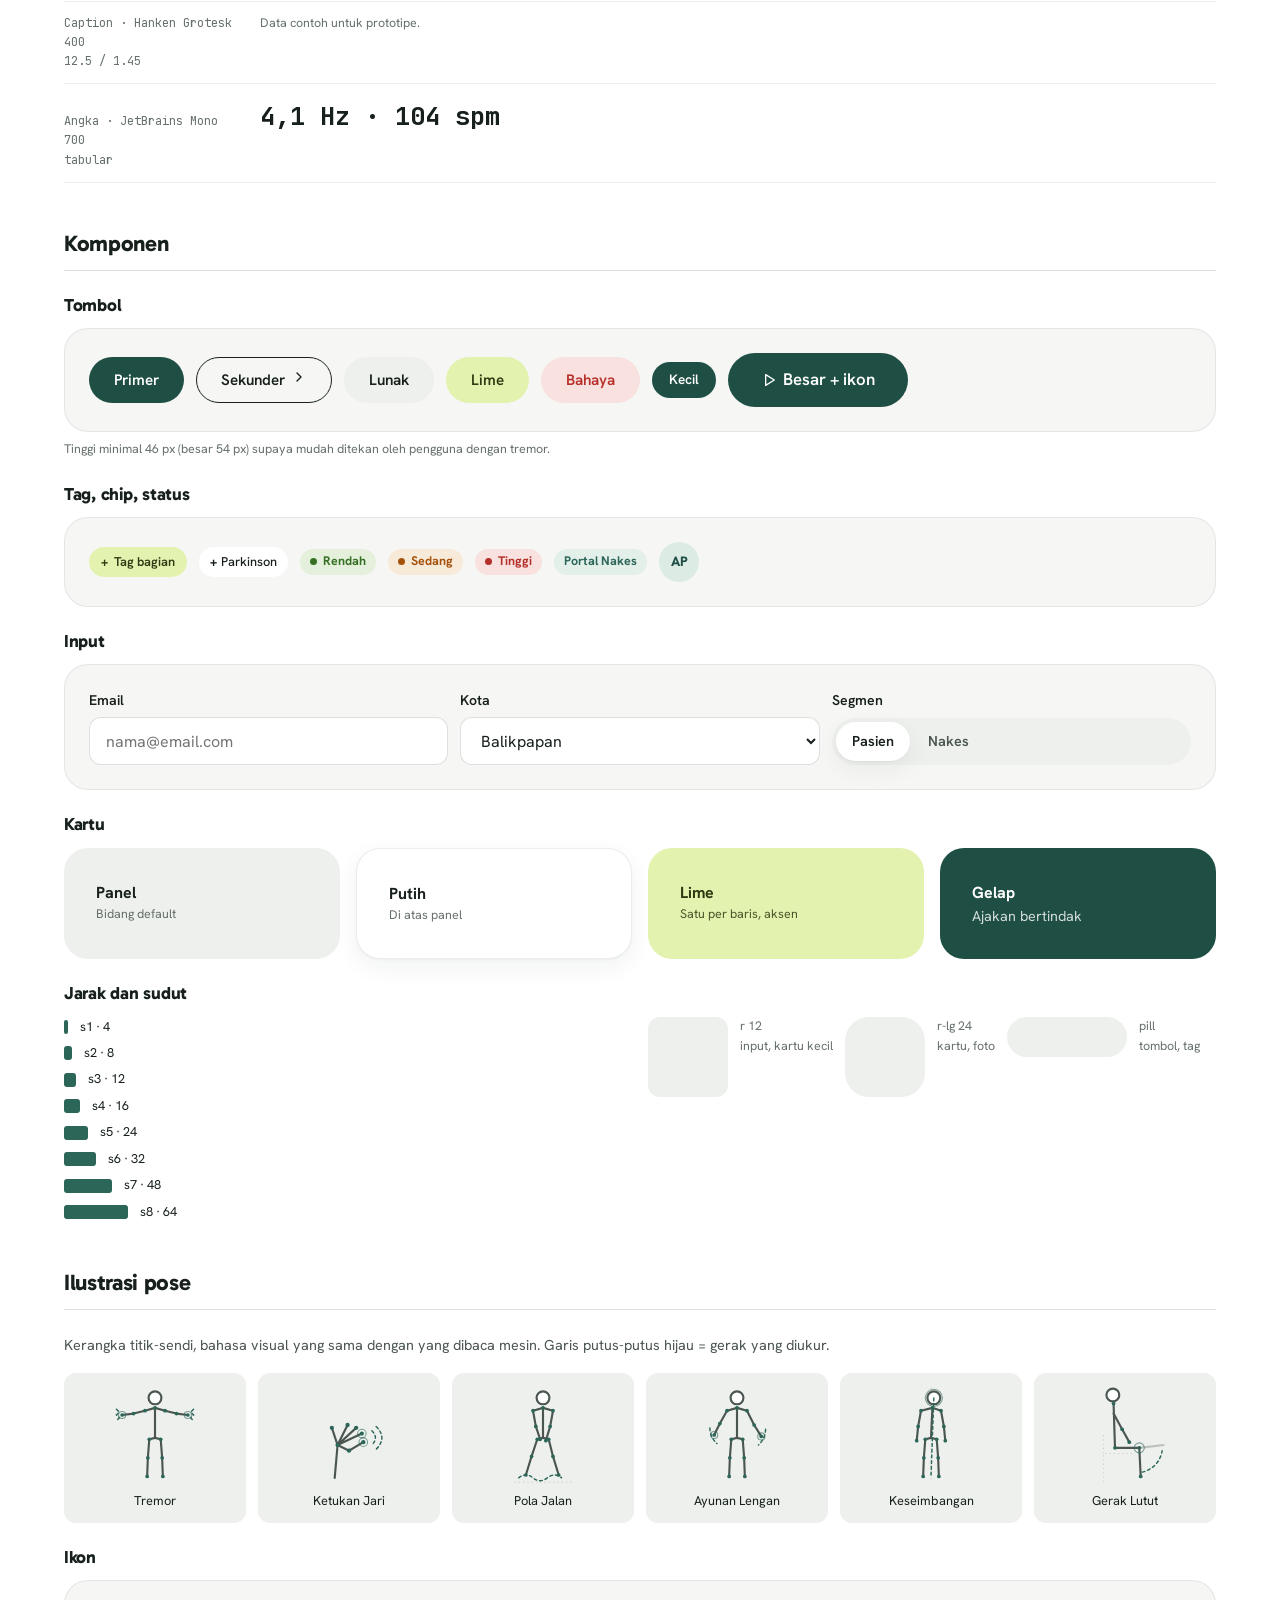
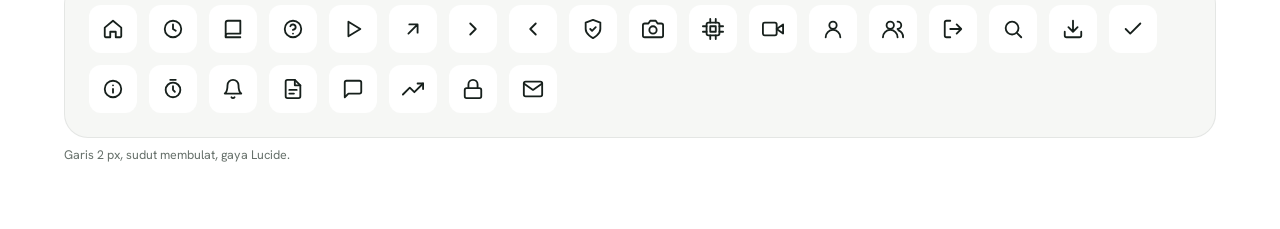
<file: design-system.html>
<!doctype html>
<html lang="id">
<head>
  <meta charset="utf-8">
  <meta name="viewport" content="width=device-width, initial-scale=1">
  <title>Design System · Tremvia</title>
  <link rel="icon" href="assets/img/logo.png">
  <link rel="stylesheet" href="assets/css/style.css">
  <style>
    .main { padding-top: var(--s6); padding-bottom: var(--s8); }
    section { margin-top: var(--s7); }
    h2.sec { font-size: 1.4rem; padding-bottom: var(--s3); border-bottom: 1px solid var(--rule); margin-bottom: var(--s5); }
    .sw { display: grid; grid-template-columns: repeat(auto-fill, minmax(150px, 1fr)); gap: var(--s3); }
    .sw div { border-radius: var(--r); overflow: hidden; border: 1px solid var(--rule-hair); background: var(--field); }
    .sw i { display: block; height: 72px; }
    .sw p { padding: 8px 10px; font-size: .8rem; line-height: 1.35; }
    .sw code { font-family: var(--font-mono); font-size: .72rem; color: var(--ink-3); }
    .type > div { display: grid; grid-template-columns: 180px 1fr; gap: var(--s4); align-items: baseline; padding: var(--s3) 0; border-bottom: 1px solid var(--rule-hair); }
    .spec { font-family: var(--font-mono); font-size: .75rem; color: var(--ink-3); }
    .demo { display: flex; flex-wrap: wrap; gap: var(--s3); align-items: center; padding: var(--s5); border-radius: var(--r-lg); background: var(--sheet); border: 1px solid var(--rule-hair); }
    .poses { display: grid; grid-template-columns: repeat(6, minmax(0, 1fr)); gap: var(--s3); }
    .poses div { padding: var(--s3); border-radius: var(--r); background: var(--panel); text-align: center; font-size: .8rem; }
    .poses span { display: block; height: 100px; margin-bottom: 6px; }
    .space { display: flex; flex-direction: column; gap: 6px; }
    .space div { display: flex; align-items: center; gap: var(--s3); font-size: .8rem; }
    .space i { display: block; height: 14px; background: var(--accent); border-radius: 3px; }
    @media (max-width: 860px) { .poses { grid-template-columns: repeat(3, 1fr); } .type > div { grid-template-columns: 1fr; gap: 2px; } }
  </style>
</head>
<body>
  <header class="header">
    <div class="wrap header-inner">
      <a href="index.html" class="logo"><img src="assets/img/logo.png" alt=""><span><b>TREM</b> <i>VIA</i></span></a>
      <nav class="pill-nav">
        <a href="#warna">Warna</a><a href="#tipografi">Tipografi</a><a href="#komponen">Komponen</a><a href="#ilustrasi">Ilustrasi</a>
      </nav>
      <div class="header-actions">
        <button class="icon-btn" data-theme-toggle></button>
        <a href="layar.html" class="btn btn-dark btn-sm">Semua layar</a>
      </div>
    </div>
  </header>

  <main class="wrap main">
    <span class="tag">Design system</span>
    <h1 class="page-title" style="margin-top:var(--s4)">Klinis Tenang</h1>
    <p class="small" style="max-width:640px;margin-top:8px">Hijau sage sebagai warna kerja, lime sebagai aksen penanda, netral hangat untuk bidang. Tenang untuk pengguna yang sedang khawatir, jelas untuk tenaga medis yang membaca cepat. Semua nilai di bawah tersedia sebagai variabel CSS di <code>assets/css/style.css</code> dan berganti otomatis di mode gelap (tombol bulan di kanan atas).</p>

    <section id="warna">
      <h2 class="sec">Warna</h2>
      <h3 class="card-title" style="margin-bottom:var(--s3)">Merek</h3>
      <div class="sw">
        <div><i style="background:var(--accent-deep)"></i><p>Accent deep<br><code>--accent-deep #1f4f44</code></p></div>
        <div><i style="background:var(--accent)"></i><p>Accent<br><code>--accent #2b6658</code></p></div>
        <div><i style="background:var(--accent-soft)"></i><p>Accent soft<br><code>--accent-soft #dcebe3</code></p></div>
        <div><i style="background:var(--accent-wash)"></i><p>Accent wash<br><code>--accent-wash #e3efe9</code></p></div>
        <div><i style="background:var(--lime)"></i><p>Lime<br><code>--lime #e4f2b0</code></p></div>
        <div><i style="background:var(--lime-ink)"></i><p>Lime ink<br><code>--lime-ink #2f3a12</code></p></div>
      </div>
      <h3 class="card-title" style="margin:var(--s5) 0 var(--s3)">Netral</h3>
      <div class="sw">
        <div><i style="background:var(--field)"></i><p>Field<br><code>--field #ffffff</code></p></div>
        <div><i style="background:var(--sheet)"></i><p>Sheet<br><code>--sheet #f6f7f5</code></p></div>
        <div><i style="background:var(--panel)"></i><p>Panel<br><code>--panel #eef0ed</code></p></div>
        <div><i style="background:var(--inset)"></i><p>Inset<br><code>--inset #e6ebe7</code></p></div>
        <div><i style="background:var(--ink)"></i><p>Ink<br><code>--ink #17201c</code></p></div>
        <div><i style="background:var(--ink-2)"></i><p>Ink 2<br><code>--ink-2 #4b5650</code></p></div>
        <div><i style="background:var(--ink-3)"></i><p>Ink 3<br><code>--ink-3 #66706a</code></p></div>
      </div>
      <h3 class="card-title" style="margin:var(--s5) 0 var(--s3)">Status klinis</h3>
      <div class="sw">
        <div><i style="background:var(--low)"></i><p>Rendah / normal<br><code>--low #367024</code></p></div>
        <div><i style="background:var(--mid)"></i><p>Sedang / perhatikan<br><code>--mid #a4520c</code></p></div>
        <div><i style="background:var(--high)"></i><p>Tinggi<br><code>--high #b5302a</code></p></div>
        <div><i style="background:var(--low-wash)"></i><p>Low wash<br><code>--low-wash #e4f0dc</code></p></div>
        <div><i style="background:var(--mid-wash)"></i><p>Mid wash<br><code>--mid-wash #f8ead9</code></p></div>
        <div><i style="background:var(--high-wash)"></i><p>High wash<br><code>--high-wash #f8e1de</code></p></div>
      </div>
      <p class="xs" style="margin-top:var(--s3)">Status selalu dibawa dua penanda selain warna: titik dan label teks, supaya tetap terbaca oleh pengguna buta warna.</p>
    </section>

    <section id="tipografi">
      <h2 class="sec">Tipografi</h2>
      <div class="type">
        <div><span class="spec">Display · Gabarito 700<br>48 / 1.15 · -2%</span><span style="font-family:var(--font-display);font-size:3rem;font-weight:700;line-height:1.15;letter-spacing:-.02em">Deteksi Dini</span></div>
        <div><span class="spec">Title · Gabarito 700<br>36 / 1.2 · -2%</span><span style="font-family:var(--font-display);font-size:2.25rem;font-weight:700">6 Biomarker</span></div>
        <div><span class="spec">Head · Gabarito 700<br>24 / 1.2</span><span style="font-family:var(--font-display);font-size:1.5rem;font-weight:700">Skor gerak terakhir</span></div>
        <div><span class="spec">Card title · Gabarito 700<br>18 / 1.3</span><span style="font-family:var(--font-display);font-size:1.1rem;font-weight:700">Tips sebelum skrining</span></div>
        <div><span class="spec">Body · Hanken Grotesk 400<br>16 / 1.6</span><span>Tremvia menganalisis tremor, pola jalan, dan biomarker motorik melalui kamera.</span></div>
        <div><span class="spec">Small · Hanken Grotesk 400<br>14 / 1.55</span><span class="small">Setiap tes dipandu satu kalimat di layar.</span></div>
        <div><span class="spec">Caption · Hanken Grotesk 400<br>12.5 / 1.45</span><span class="xs">Data contoh untuk prototipe.</span></div>
        <div><span class="spec">Angka · JetBrains Mono 700<br>tabular</span><span class="mono" style="font-size:1.6rem;font-weight:700">4,1 Hz · 104 spm</span></div>
      </div>
    </section>

    <section id="komponen">
      <h2 class="sec">Komponen</h2>
      <h3 class="card-title" style="margin-bottom:var(--s3)">Tombol</h3>
      <div class="demo">
        <button class="btn btn-dark">Primer</button>
        <button class="btn btn-outline">Sekunder <span data-icon="right"></span></button>
        <button class="btn btn-soft">Lunak</button>
        <button class="btn btn-lime">Lime</button>
        <button class="btn btn-danger">Bahaya</button>
        <button class="btn btn-dark btn-sm">Kecil</button>
        <button class="btn btn-dark btn-lg" data-icon="play">Besar + ikon</button>
      </div>
      <p class="xs" style="margin-top:8px">Tinggi minimal 46 px (besar 54 px) supaya mudah ditekan oleh pengguna dengan tremor.</p>

      <h3 class="card-title" style="margin:var(--s5) 0 var(--s3)">Tag, chip, status</h3>
      <div class="demo">
        <span class="tag">Tag bagian</span>
        <span class="chip">Parkinson</span>
        <span class="status status-low">Rendah</span>
        <span class="status status-mid">Sedang</span>
        <span class="status status-high">Tinggi</span>
        <span class="role-tag">Portal Nakes</span>
        <span class="avatar">AP</span>
      </div>

      <h3 class="card-title" style="margin:var(--s5) 0 var(--s3)">Input</h3>
      <div class="demo" style="display:grid;grid-template-columns:repeat(auto-fit,minmax(220px,1fr))">
        <div class="field"><label>Email</label><input class="input" placeholder="nama@email.com"></div>
        <div class="field"><label>Kota</label><select class="input"><option>Balikpapan</option></select></div>
        <div class="field"><label>Segmen</label><div class="seg"><button class="on">Pasien</button><button>Nakes</button></div></div>
      </div>

      <h3 class="card-title" style="margin:var(--s5) 0 var(--s3)">Kartu</h3>
      <div class="grid-4">
        <div class="card"><b>Panel</b><p class="xs">Bidang default</p></div>
        <div class="card card-white"><b>Putih</b><p class="xs">Di atas panel</p></div>
        <div class="card card-lime"><b>Lime</b><p class="xs">Satu per baris, aksen</p></div>
        <div class="card card-dark"><b>Gelap</b><p class="small">Ajakan bertindak</p></div>
      </div>

      <h3 class="card-title" style="margin:var(--s5) 0 var(--s3)">Jarak dan sudut</h3>
      <div class="grid-2">
        <div class="space">
          <div><i style="width:4px"></i>s1 · 4</div><div><i style="width:8px"></i>s2 · 8</div><div><i style="width:12px"></i>s3 · 12</div><div><i style="width:16px"></i>s4 · 16</div>
          <div><i style="width:24px"></i>s5 · 24</div><div><i style="width:32px"></i>s6 · 32</div><div><i style="width:48px"></i>s7 · 48</div><div><i style="width:64px"></i>s8 · 64</div>
        </div>
        <div class="row" style="align-items:flex-start">
          <div style="width:80px;height:80px;border-radius:12px;background:var(--panel)"></div><span class="xs">r 12<br>input, kartu kecil</span>
          <div style="width:80px;height:80px;border-radius:24px;background:var(--panel)"></div><span class="xs">r-lg 24<br>kartu, foto</span>
          <div style="width:120px;height:40px;border-radius:999px;background:var(--panel)"></div><span class="xs">pill<br>tombol, tag</span>
        </div>
      </div>
    </section>

    <section id="ilustrasi">
      <h2 class="sec">Ilustrasi pose</h2>
      <p class="small" style="margin-bottom:var(--s4)">Kerangka titik-sendi, bahasa visual yang sama dengan yang dibaca mesin. Garis putus-putus hijau = gerak yang diukur.</p>
      <div class="poses">
        <div><span data-pose="tremor"></span>Tremor</div>
        <div><span data-pose="fingerTapping"></span>Ketukan Jari</div>
        <div><span data-pose="gait"></span>Pola Jalan</div>
        <div><span data-pose="armSwing"></span>Ayunan Lengan</div>
        <div><span data-pose="posture"></span>Keseimbangan</div>
        <div><span data-pose="rom"></span>Gerak Lutut</div>
      </div>
      <h3 class="card-title" style="margin:var(--s5) 0 var(--s3)">Ikon</h3>
      <div class="demo" id="icons"></div>
      <p class="xs" style="margin-top:8px">Garis 2 px, sudut membulat, gaya Lucide.</p>
    </section>
  </main>
  <script src="assets/js/app.js"></script>
  <script>
    const names = ['home','clock','book','help','play','arrow','right','left','shield','camera','cpu','video','user','users','out','search','download','check','info','timer','bell','file','msg','trend','lock','mail'];
    document.getElementById('icons').innerHTML = names.map(n => `<span title="${n}" style="display:grid;place-items:center;width:48px;height:48px;border-radius:12px;background:var(--field)"><span style="width:22px;height:22px">${Tremvia.svg(n)}</span></span>`).join('');
  </script>
</body>
</html>
</file>
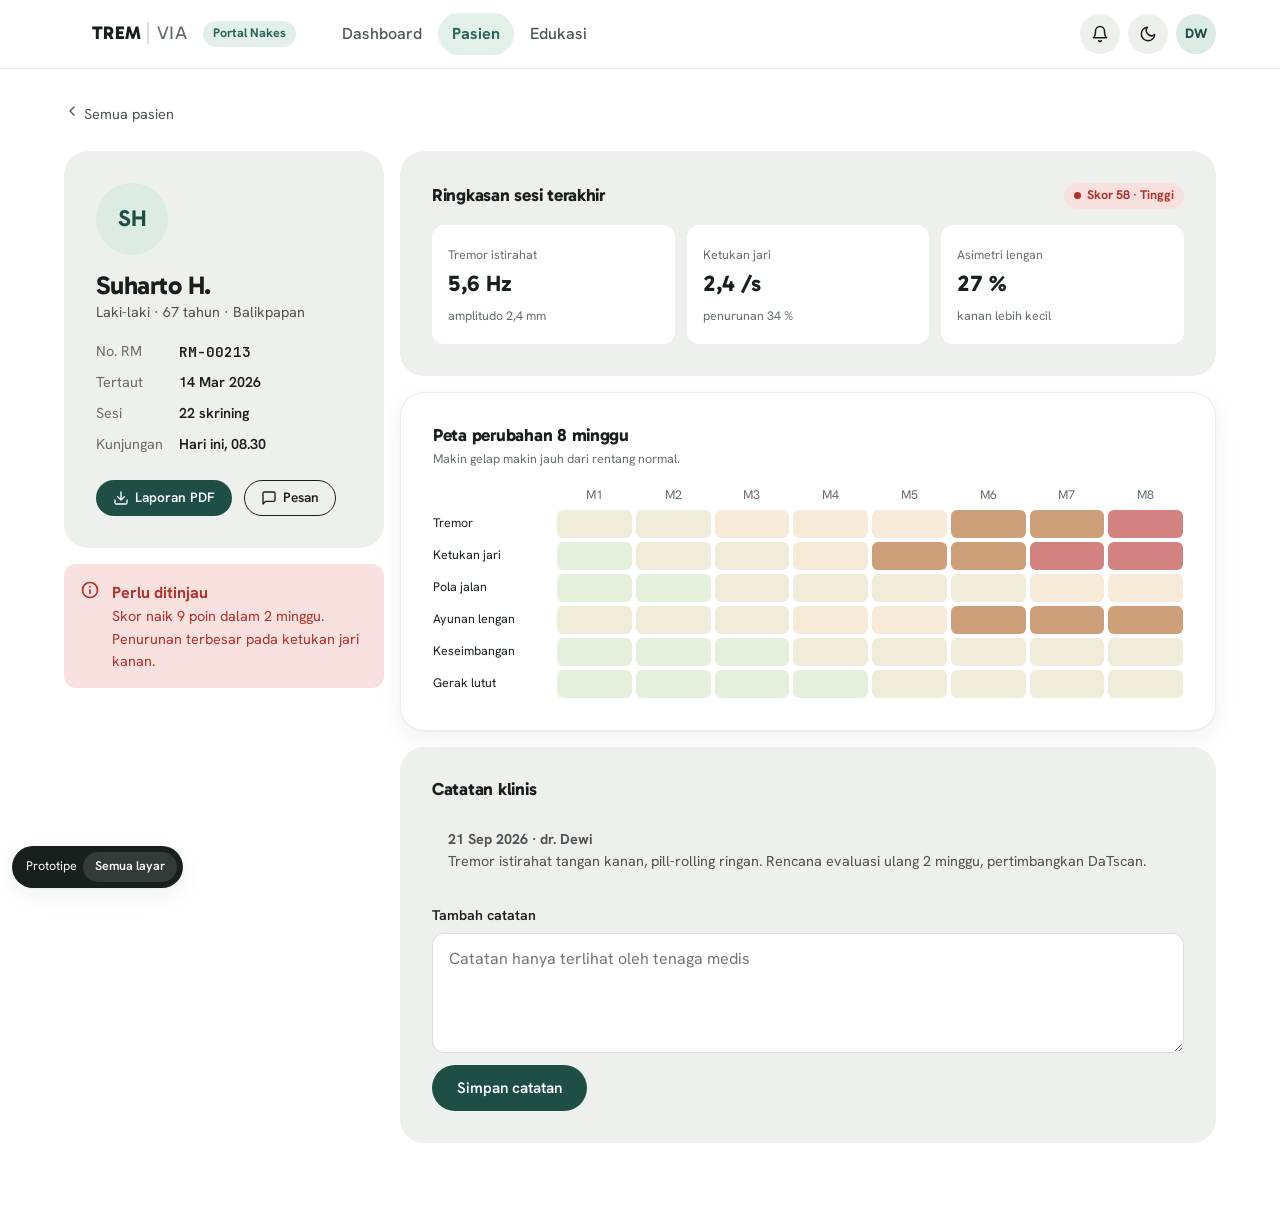
<file: dokter-pasien.html>
<!doctype html>
<html lang="id">
<head>
  <meta charset="utf-8">
  <meta name="viewport" content="width=device-width, initial-scale=1">
  <title>Detail Pasien · Tremvia</title>
  <link rel="icon" href="assets/img/logo.png">
  <link rel="stylesheet" href="assets/css/style.css">
  <style>
    .main { padding-top: var(--s6); padding-bottom: var(--s8); }
    .lay { display: grid; grid-template-columns: 320px minmax(0, 1fr); gap: var(--s4); margin-top: var(--s5); align-items: start; }
    .profile .avatar { width: 72px; height: 72px; font-size: 1.4rem; }
    .kv { display: grid; grid-template-columns: auto 1fr; gap: 8px 16px; font-size: .9rem; margin-top: var(--s4); }
    .kv dt { color: var(--ink-3); } .kv dd { margin: 0; font-weight: 600; }
    .flag { display: flex; gap: var(--s3); padding: var(--s4); border-radius: var(--r); background: var(--high-wash); color: var(--high); }
    .flag svg { width: 20px; flex-shrink: 0; }
    .mini { display: grid; grid-template-columns: repeat(3, minmax(0, 1fr)); gap: var(--s3); }
    .mini > div { padding: var(--s4); border-radius: var(--r); background: var(--field); }
    .mini b { display: block; font-size: 1.4rem; font-family: var(--font-display); }
    .heat { display: grid; grid-template-columns: 120px repeat(8, minmax(0, 1fr)); gap: 4px; font-size: .78rem; align-items: center; }
    .heat i { height: 28px; border-radius: 6px; }
    .l0 { background: var(--low-wash); } .l1 { background: color-mix(in srgb, var(--mid-wash) 55%, var(--low-wash)); }
    .l2 { background: var(--mid-wash); } .l3 { background: color-mix(in srgb, var(--mid) 55%, var(--field)); } .l4 { background: color-mix(in srgb, var(--high) 60%, var(--field)); }
    textarea.input { min-height: 120px; padding: var(--s3) var(--s4); resize: vertical; }
    .note { padding: var(--s4); border-radius: var(--r); background: var(--panel); }
    @media (max-width: 1040px) { .lay { grid-template-columns: 1fr; } }
    @media (max-width: 560px) { .mini { grid-template-columns: 1fr; } .heat { grid-template-columns: 90px repeat(8, minmax(0, 1fr)); } }
  </style>
</head>
<body>
  <nav class="appnav" aria-label="Navigasi utama">
    <div class="wrap header-inner">
      <a href="dokter.html" class="logo"><img src="assets/img/logo.png" alt=""><span><b>TREM</b> <i>VIA</i></span></a>
      <span class="role-tag hide-sm">Portal Nakes</span>
      <div class="appnav-links">
        <a href="dokter.html">Dashboard</a>
        <a href="dokter-pasien.html" class="on">Pasien</a>
        <a href="index.html#bukti">Edukasi</a>
      </div>
      <div class="header-actions">
        <button class="icon-btn" aria-label="Notifikasi" data-icon="bell"></button>
        <button class="icon-btn" data-theme-toggle></button>
        <button class="avatar" data-menu aria-haspopup="menu" aria-expanded="false">DW
          <div class="menu" role="menu">
            <div class="menu-head"><b>dr. Dewi Lestari, Sp.N</b><span>dr.dewi@tremvia.id</span></div>
            <a href="#" role="menuitem">Profil</a>
            <a href="masuk.html" class="danger" role="menuitem">Keluar</a>
          </div>
        </button>
      </div>
    </div>
  </nav>

  <main class="wrap main">
    <a href="dokter.html" class="small" style="display:inline-flex;gap:4px;align-items:center;text-decoration:none"><span data-icon="left" style="width:16px"></span>Semua pasien</a>

    <div class="lay">
      <aside class="stack">
        <div class="card profile">
          <span class="avatar">SH</span>
          <h1 class="page-title" style="margin-top:var(--s4);font-size:1.6rem">Suharto H.</h1>
          <p class="small">Laki-laki · 67 tahun · Balikpapan</p>
          <dl class="kv">
            <dt>No. RM</dt><dd class="mono">RM-00213</dd>
            <dt>Tertaut</dt><dd>14 Mar 2026</dd>
            <dt>Sesi</dt><dd>22 skrining</dd>
            <dt>Kunjungan</dt><dd>Hari ini, 08.30</dd>
          </dl>
          <div class="row" style="margin-top:var(--s5)"><button class="btn btn-dark btn-sm" data-icon="download">Laporan PDF</button><button class="btn btn-outline btn-sm" data-icon="msg">Pesan</button></div>
        </div>
        <div class="flag"><span data-icon="info"></span><div><b>Perlu ditinjau</b><p class="small" style="color:inherit">Skor naik 9 poin dalam 2 minggu. Penurunan terbesar pada ketukan jari kanan.</p></div></div>
      </aside>

      <section class="stack">
        <div class="card">
          <div class="row between"><h2 class="card-title">Ringkasan sesi terakhir</h2><span class="status status-high">Skor 58 · Tinggi</span></div>
          <div class="mini" style="margin-top:var(--s4)">
            <div><span class="xs">Tremor istirahat</span><b class="mono">5,6 Hz</b><span class="xs">amplitudo 2,4 mm</span></div>
            <div><span class="xs">Ketukan jari</span><b class="mono">2,4 /s</b><span class="xs">penurunan 34 %</span></div>
            <div><span class="xs">Asimetri lengan</span><b class="mono">27 %</b><span class="xs">kanan lebih kecil</span></div>
          </div>
        </div>

        <div class="card card-white">
          <h2 class="card-title">Peta perubahan 8 minggu</h2>
          <p class="xs" style="margin-top:4px">Makin gelap makin jauh dari rentang normal.</p>
          <div class="heat" style="margin-top:var(--s4)" id="heat"></div>
        </div>

        <div class="card">
          <h2 class="card-title">Catatan klinis</h2>
          <div class="note" style="margin-top:var(--s3)"><p class="small"><b>21 Sep 2026 · dr. Dewi</b><br>Tremor istirahat tangan kanan, pill-rolling ringan. Rencana evaluasi ulang 2 minggu, pertimbangkan DaTscan.</p></div>
          <div class="field" style="margin-top:var(--s4)"><label for="nt">Tambah catatan</label><textarea id="nt" class="input" placeholder="Catatan hanya terlihat oleh tenaga medis"></textarea></div>
          <button class="btn btn-dark" style="margin-top:var(--s3)">Simpan catatan</button>
        </div>
      </section>
    </div>
  </main>
  <div class="proto-bar">Prototipe <a href="layar.html">Semua layar</a></div>
  <script src="assets/js/app.js"></script>
  <script>
    const rows = { 'Tremor': [1,1,2,2,2,3,3,4], 'Ketukan jari': [0,1,1,2,3,3,4,4], 'Pola jalan': [0,0,1,1,1,1,2,2], 'Ayunan lengan': [1,1,1,2,2,3,3,3], 'Keseimbangan': [0,0,0,1,1,1,1,1], 'Gerak lutut': [0,0,0,0,1,1,1,1] };
    let h = '<span></span>' + Array.from({ length: 8 }, (_, i) => `<span class="xs" style="text-align:center">M${i + 1}</span>`).join('');
    for (const [k, v] of Object.entries(rows)) h += `<span>${k}</span>` + v.map(l => `<i class="l${l}" title="${k}, level ${l}"></i>`).join('');
    document.getElementById('heat').innerHTML = h;
  </script>
</body>
</html>
</file>
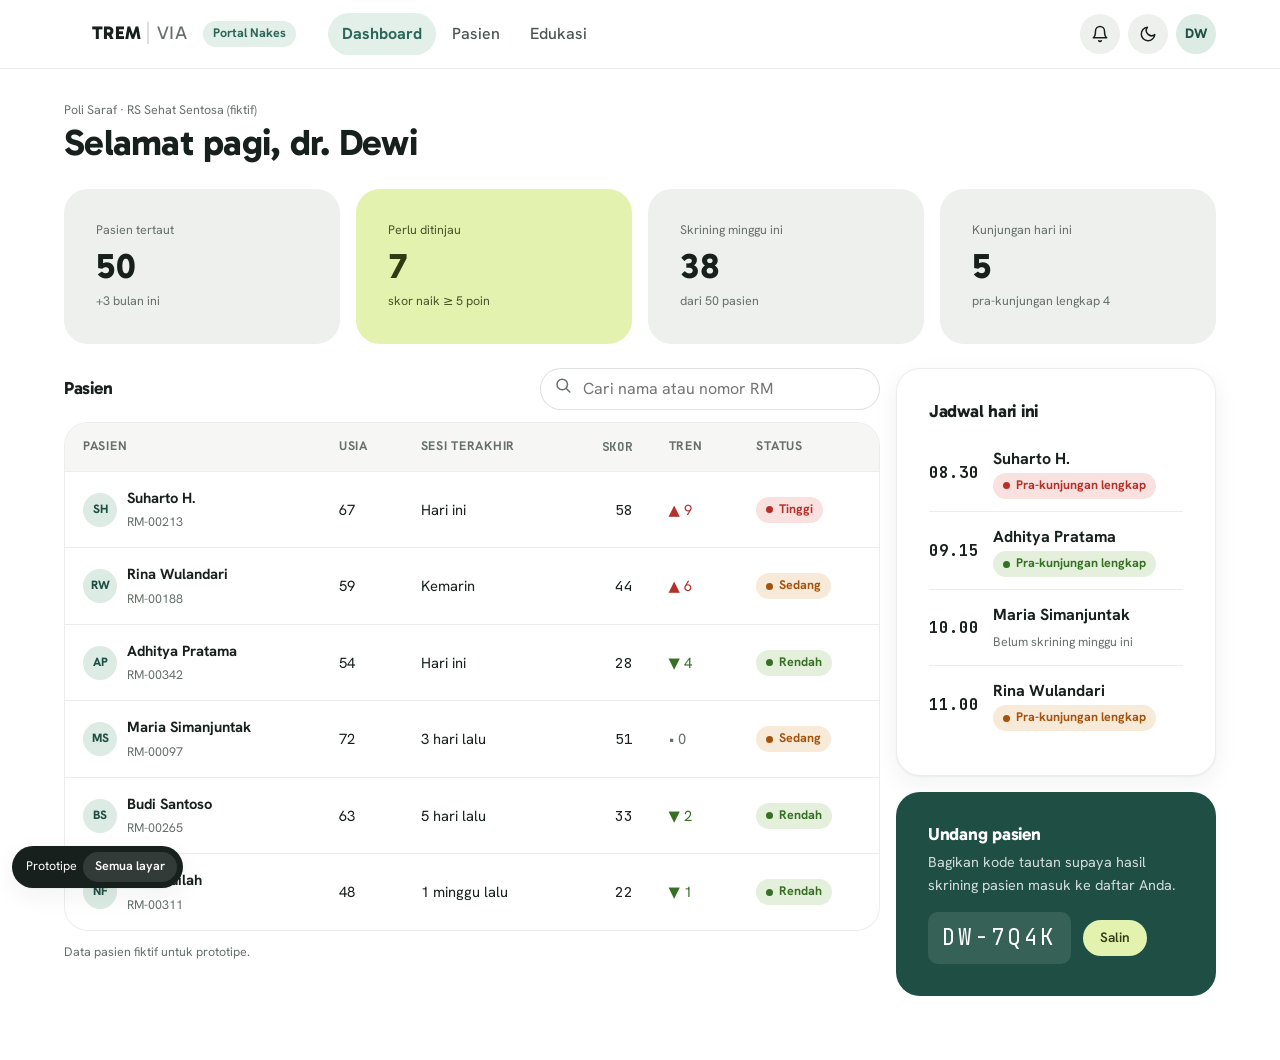
<file: dokter.html>
<!doctype html>
<html lang="id">
<head>
  <meta charset="utf-8">
  <meta name="viewport" content="width=device-width, initial-scale=1">
  <title>Portal Nakes · Tremvia</title>
  <link rel="icon" href="assets/img/logo.png">
  <link rel="stylesheet" href="assets/css/style.css">
  <style>
    .main { padding-top: var(--s6); padding-bottom: var(--s8); }
    .kpi { display: flex; flex-direction: column; gap: 6px; }
    .kpi .v { font-size: 2.2rem; font-weight: 700; font-family: var(--font-display); line-height: 1.1; }
    .search { position: relative; flex: 1; max-width: 340px; }
    .search span { position: absolute; left: 14px; top: 50%; transform: translateY(-50%); width: 18px; color: var(--ink-3); }
    .search .input { padding-left: 42px; min-height: 42px; border-radius: 99px; }
    .pt { display: flex; align-items: center; gap: 10px; }
    .pt .avatar { width: 34px; height: 34px; font-size: .75rem; }
    tbody tr { cursor: pointer; }
    .queue li { display: flex; gap: var(--s3); align-items: center; padding: 12px 0; border-bottom: 1px solid var(--rule-hair); }
    .queue li:last-child { border: 0; }
    .queue time { font-family: var(--font-mono); font-weight: 700; width: 52px; }
    .lay { display: grid; grid-template-columns: minmax(0, 1fr) 320px; gap: var(--s4); margin-top: var(--s5); align-items: start; }
    @media (max-width: 1040px) { .lay { grid-template-columns: 1fr; } }
  </style>
</head>
<body>
  <nav class="appnav" aria-label="Navigasi utama">
    <div class="wrap header-inner">
      <a href="dokter.html" class="logo"><img src="assets/img/logo.png" alt=""><span><b>TREM</b> <i>VIA</i></span></a>
      <span class="role-tag hide-sm">Portal Nakes</span>
      <div class="appnav-links">
        <a href="dokter.html" class="on">Dashboard</a>
        <a href="dokter-pasien.html">Pasien</a>
        <a href="index.html#bukti">Edukasi</a>
      </div>
      <div class="header-actions">
        <button class="icon-btn" aria-label="Notifikasi" data-icon="bell"></button>
        <button class="icon-btn" data-theme-toggle></button>
        <button class="avatar" data-menu aria-haspopup="menu" aria-expanded="false">DW
          <div class="menu" role="menu">
            <div class="menu-head"><b>dr. Dewi Lestari, Sp.N</b><span>dr.dewi@tremvia.id</span></div>
            <a href="#" role="menuitem">Profil</a>
            <a href="masuk.html" class="danger" role="menuitem">Keluar</a>
          </div>
        </button>
      </div>
    </div>
  </nav>

  <main class="wrap main">
    <p class="xs">Poli Saraf · RS Sehat Sentosa (fiktif)</p>
    <h1 class="page-title">Selamat pagi, dr. Dewi</h1>

    <section class="grid-4" style="margin-top:var(--s5)">
      <div class="card kpi"><span class="xs">Pasien tertaut</span><span class="v mono">50</span><span class="xs">+3 bulan ini</span></div>
      <div class="card kpi card-lime"><span class="xs">Perlu ditinjau</span><span class="v mono">7</span><span class="xs">skor naik ≥ 5 poin</span></div>
      <div class="card kpi"><span class="xs">Skrining minggu ini</span><span class="v mono">38</span><span class="xs">dari 50 pasien</span></div>
      <div class="card kpi"><span class="xs">Kunjungan hari ini</span><span class="v mono">5</span><span class="xs">pra-kunjungan lengkap 4</span></div>
    </section>

    <div class="lay">
      <section>
        <div class="row between" style="margin-bottom:var(--s3)">
          <h2 class="card-title">Pasien</h2>
          <label class="search"><span data-icon="search"></span><input class="input" placeholder="Cari nama atau nomor RM" aria-label="Cari pasien"></label>
        </div>
        <div class="table-wrap">
          <table>
            <thead><tr><th>Pasien</th><th>Usia</th><th>Sesi terakhir</th><th class="num">Skor</th><th>Tren</th><th>Status</th></tr></thead>
            <tbody>
              <tr onclick="location.href='dokter-pasien.html'"><td><span class="pt"><span class="avatar">SH</span><span><b>Suharto H.</b><br><span class="xs">RM-00213</span></span></span></td><td>67</td><td>Hari ini</td><td class="num">58</td><td style="color:var(--high)">▲ 9</td><td><span class="status status-high">Tinggi</span></td></tr>
              <tr onclick="location.href='dokter-pasien.html'"><td><span class="pt"><span class="avatar">RW</span><span><b>Rina Wulandari</b><br><span class="xs">RM-00188</span></span></span></td><td>59</td><td>Kemarin</td><td class="num">44</td><td style="color:var(--high)">▲ 6</td><td><span class="status status-mid">Sedang</span></td></tr>
              <tr onclick="location.href='dokter-pasien.html'"><td><span class="pt"><span class="avatar">AP</span><span><b>Adhitya Pratama</b><br><span class="xs">RM-00342</span></span></span></td><td>54</td><td>Hari ini</td><td class="num">28</td><td style="color:var(--low)">▼ 4</td><td><span class="status status-low">Rendah</span></td></tr>
              <tr onclick="location.href='dokter-pasien.html'"><td><span class="pt"><span class="avatar">MS</span><span><b>Maria Simanjuntak</b><br><span class="xs">RM-00097</span></span></span></td><td>72</td><td>3 hari lalu</td><td class="num">51</td><td class="muted">• 0</td><td><span class="status status-mid">Sedang</span></td></tr>
              <tr onclick="location.href='dokter-pasien.html'"><td><span class="pt"><span class="avatar">BS</span><span><b>Budi Santoso</b><br><span class="xs">RM-00265</span></span></span></td><td>63</td><td>5 hari lalu</td><td class="num">33</td><td style="color:var(--low)">▼ 2</td><td><span class="status status-low">Rendah</span></td></tr>
              <tr onclick="location.href='dokter-pasien.html'"><td><span class="pt"><span class="avatar">NF</span><span><b>Nur Fadilah</b><br><span class="xs">RM-00311</span></span></span></td><td>48</td><td>1 minggu lalu</td><td class="num">22</td><td style="color:var(--low)">▼ 1</td><td><span class="status status-low">Rendah</span></td></tr>
            </tbody>
          </table>
        </div>
        <p class="xs" style="margin-top:var(--s3)">Data pasien fiktif untuk prototipe.</p>
      </section>

      <aside class="stack">
        <div class="card card-white">
          <h2 class="card-title">Jadwal hari ini</h2>
          <ul class="queue" style="list-style:none;padding:0;margin:var(--s3) 0 0">
            <li><time>08.30</time><div><b>Suharto H.</b><br><span class="status status-high">Pra-kunjungan lengkap</span></div></li>
            <li><time>09.15</time><div><b>Adhitya Pratama</b><br><span class="status status-low">Pra-kunjungan lengkap</span></div></li>
            <li><time>10.00</time><div><b>Maria Simanjuntak</b><br><span class="xs">Belum skrining minggu ini</span></div></li>
            <li><time>11.00</time><div><b>Rina Wulandari</b><br><span class="status status-mid">Pra-kunjungan lengkap</span></div></li>
          </ul>
        </div>
        <div class="card card-dark">
          <h2 class="card-title">Undang pasien</h2>
          <p class="small" style="margin-top:6px">Bagikan kode tautan supaya hasil skrining pasien masuk ke daftar Anda.</p>
          <div class="row" style="margin-top:var(--s4)"><span class="mono" style="font-size:1.4rem;letter-spacing:.15em;padding:8px 14px;border-radius:10px;background:rgba(255,255,255,.1)">DW-7Q4K</span><button class="btn btn-lime btn-sm">Salin</button></div>
        </div>
      </aside>
    </div>
  </main>
  <div class="proto-bar">Prototipe <a href="layar.html">Semua layar</a></div>
  <script src="assets/js/app.js"></script>
</body>
</html>
</file>
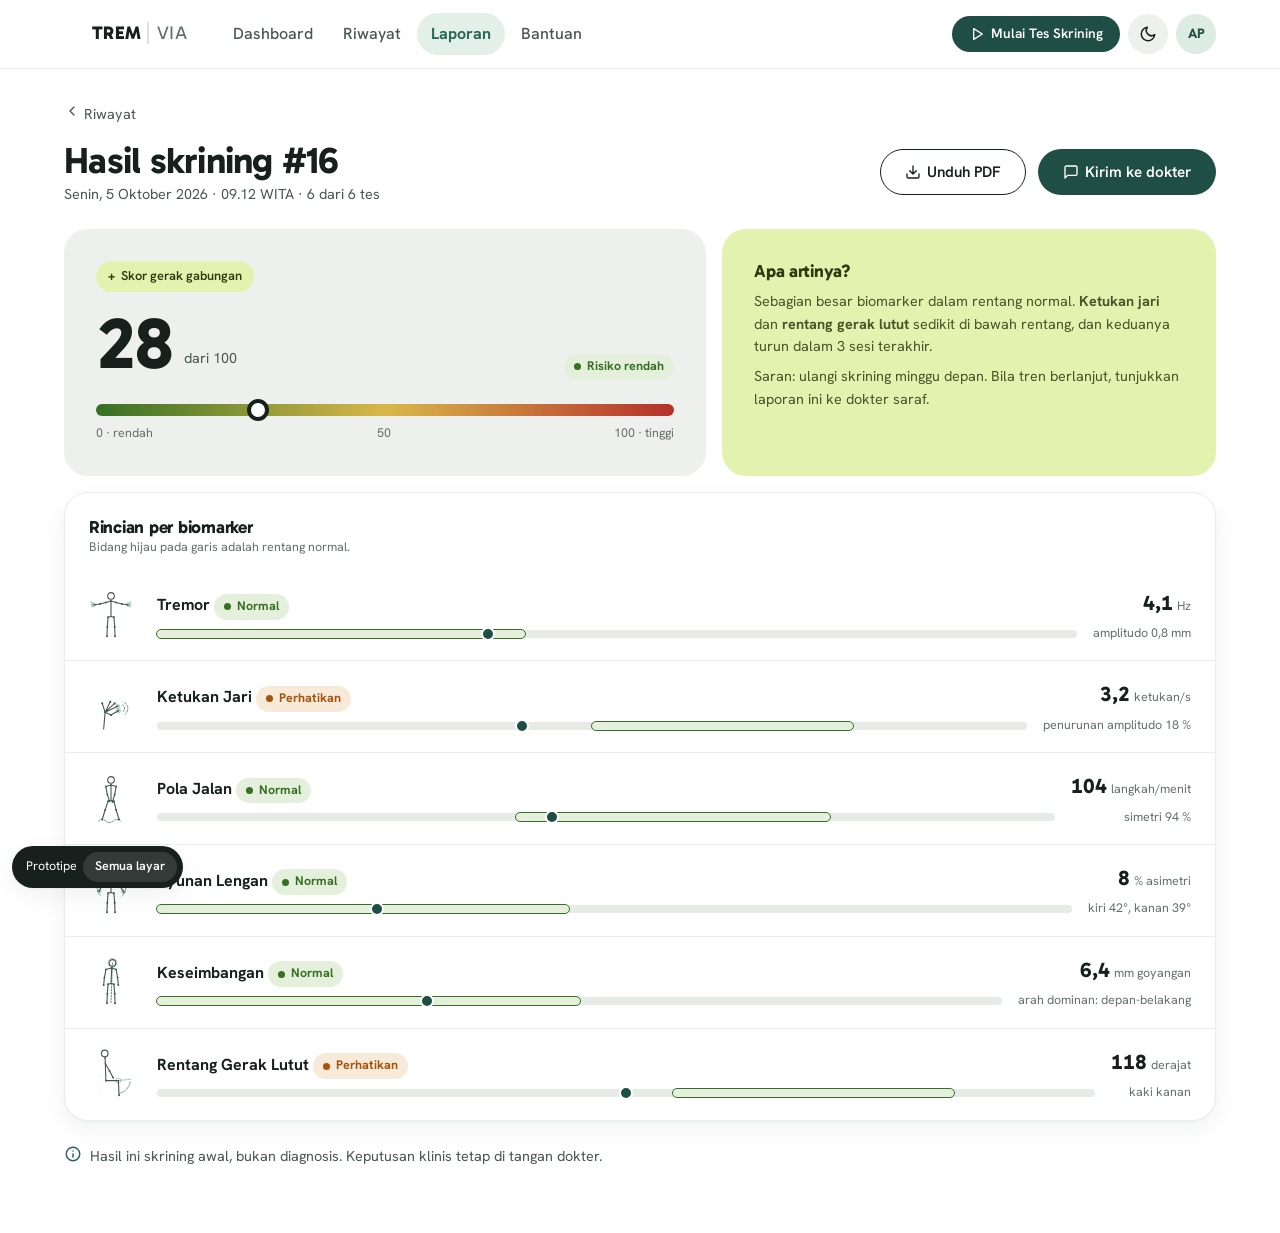
<file: hasil.html>
<!doctype html>
<html lang="id">
<head>
  <meta charset="utf-8">
  <meta name="viewport" content="width=device-width, initial-scale=1">
  <title>Hasil Skrining · Tremvia</title>
  <link rel="icon" href="assets/img/logo.png">
  <link rel="stylesheet" href="assets/css/style.css">
  <style>
    .main { padding-top: var(--s6); padding-bottom: var(--s8); }
    .summary { display: grid; grid-template-columns: minmax(0, 1.3fr) minmax(0, 1fr); gap: var(--s4); margin-top: var(--s5); }
    .score { font-size: 4.5rem; font-weight: 700; font-family: var(--font-display); line-height: 1; letter-spacing: -.03em; }
    .scale { position: relative; height: 12px; border-radius: 99px; background: linear-gradient(90deg, var(--low), #d9b84a 50%, var(--high)); margin: var(--s5) 0 8px; }
    .scale i { position: absolute; top: 50%; width: 22px; height: 22px; border-radius: 50%; background: var(--field); border: 4px solid var(--ink); transform: translate(-50%, -50%); }
    .bm { display: grid; grid-template-columns: 52px minmax(0, 1fr) auto; gap: var(--s4); align-items: center; padding: var(--s4) var(--s5); border-bottom: 1px solid var(--rule-hair); }
    .bm:last-child { border: 0; }
    .bm .art { width: 44px; height: 52px; }
    .range { position: relative; height: 8px; border-radius: 99px; background: var(--inset); margin-top: 10px; }
    .range .ok { position: absolute; top: 0; bottom: 0; border-radius: 99px; background: var(--low-wash); outline: 1px solid var(--low); }
    .range i { position: absolute; top: 50%; width: 14px; height: 14px; border-radius: 50%; background: var(--accent-deep); transform: translate(-50%, -50%); border: 2px solid var(--field); }
    .bm-val { text-align: right; }
    .bm-val b { font-size: 1.3rem; font-family: var(--font-display); }
    @media (max-width: 860px) { .summary { grid-template-columns: 1fr; } }
    @media (max-width: 560px) { .bm { grid-template-columns: 40px minmax(0, 1fr); } .bm-val { grid-column: 2; text-align: left; } .bm .art { width: 36px; height: 42px; } }
  </style>
</head>
<body class="has-tabbar">
  <nav class="appnav" aria-label="Navigasi utama">
    <div class="wrap header-inner">
      <a href="dashboard.html" class="logo"><img src="assets/img/logo.png" alt=""><span><b>TREM</b> <i>VIA</i></span></a>
      <div class="appnav-links">
        <a href="dashboard.html">Dashboard</a>
        <a href="riwayat.html">Riwayat</a>
        <a href="hasil.html" class="on">Laporan</a>
        <a href="index.html#cara">Bantuan</a>
      </div>
      <div class="header-actions">
        <a href="skrining.html" class="btn btn-dark btn-sm hide-sm" data-icon="play">Mulai Tes Skrining</a>
        <button class="icon-btn" data-theme-toggle></button>
        <button class="avatar" data-menu aria-haspopup="menu" aria-expanded="false">AP
          <div class="menu" role="menu">
            <div class="menu-head"><b>Adhitya Pratama</b><span>pasien@tremvia.id</span></div>
            <a href="#" role="menuitem">Profil</a>
            <a href="masuk.html" class="danger" role="menuitem">Keluar</a>
          </div>
        </button>
      </div>
    </div>
  </nav>

  <main class="wrap main">
    <a href="riwayat.html" class="small" style="display:inline-flex;gap:4px;align-items:center;text-decoration:none"><span data-icon="left" style="width:16px"></span>Riwayat</a>
    <div class="row between" style="margin-top:var(--s3)">
      <div>
        <h1 class="page-title">Hasil skrining #16</h1>
        <p class="small">Senin, 5 Oktober 2026 · 09.12 WITA · 6 dari 6 tes</p>
      </div>
      <div class="row">
        <button class="btn btn-outline" data-icon="download">Unduh PDF</button>
        <button class="btn btn-dark" data-icon="msg">Kirim ke dokter</button>
      </div>
    </div>

    <section class="summary">
      <div class="card">
        <span class="tag">Skor gerak gabungan</span>
        <div class="row" style="margin-top:var(--s4);align-items:flex-end">
          <span class="score mono">28</span><span class="small" style="padding-bottom:10px">dari 100</span>
          <span class="status status-low" style="margin-left:auto">Risiko rendah</span>
        </div>
        <div class="scale"><i style="left:28%"></i></div>
        <div class="row between xs"><span>0 · rendah</span><span>50</span><span>100 · tinggi</span></div>
      </div>
      <div class="card card-lime">
        <h2 class="card-title">Apa artinya?</h2>
        <p class="small" style="margin-top:8px">Sebagian besar biomarker dalam rentang normal. <b>Ketukan jari</b> dan <b>rentang gerak lutut</b> sedikit di bawah rentang, dan keduanya turun dalam 3 sesi terakhir.</p>
        <p class="small" style="margin-top:8px">Saran: ulangi skrining minggu depan. Bila tren berlanjut, tunjukkan laporan ini ke dokter saraf.</p>
      </div>
    </section>

    <section class="card card-white" style="margin-top:var(--s4);padding:0;overflow:hidden">
      <div style="padding:var(--s5) var(--s5) var(--s3)"><h2 class="card-title">Rincian per biomarker</h2><p class="xs">Bidang hijau pada garis adalah rentang normal.</p></div>
      <div class="bm"><span class="art" data-pose="tremor"></span><div><b>Tremor</b> <span class="status status-low">Normal</span><div class="range"><span class="ok" style="left:0;width:40%"></span><i style="left:36%"></i></div></div><div class="bm-val"><b class="mono">4,1</b> <span class="xs">Hz</span><br><span class="xs">amplitudo 0,8 mm</span></div></div>
      <div class="bm"><span class="art" data-pose="fingerTapping"></span><div><b>Ketukan Jari</b> <span class="status status-mid">Perhatikan</span><div class="range"><span class="ok" style="left:50%;width:30%"></span><i style="left:42%"></i></div></div><div class="bm-val"><b class="mono">3,2</b> <span class="xs">ketukan/s</span><br><span class="xs">penurunan amplitudo 18 %</span></div></div>
      <div class="bm"><span class="art" data-pose="gait"></span><div><b>Pola Jalan</b> <span class="status status-low">Normal</span><div class="range"><span class="ok" style="left:40%;width:35%"></span><i style="left:44%"></i></div></div><div class="bm-val"><b class="mono">104</b> <span class="xs">langkah/menit</span><br><span class="xs">simetri 94 %</span></div></div>
      <div class="bm"><span class="art" data-pose="armSwing"></span><div><b>Ayunan Lengan</b> <span class="status status-low">Normal</span><div class="range"><span class="ok" style="left:0;width:45%"></span><i style="left:24%"></i></div></div><div class="bm-val"><b class="mono">8</b> <span class="xs">% asimetri</span><br><span class="xs">kiri 42°, kanan 39°</span></div></div>
      <div class="bm"><span class="art" data-pose="posture"></span><div><b>Keseimbangan</b> <span class="status status-low">Normal</span><div class="range"><span class="ok" style="left:0;width:50%"></span><i style="left:32%"></i></div></div><div class="bm-val"><b class="mono">6,4</b> <span class="xs">mm goyangan</span><br><span class="xs">arah dominan: depan-belakang</span></div></div>
      <div class="bm"><span class="art" data-pose="rom"></span><div><b>Rentang Gerak Lutut</b> <span class="status status-mid">Perhatikan</span><div class="range"><span class="ok" style="left:55%;width:30%"></span><i style="left:50%"></i></div></div><div class="bm-val"><b class="mono">118</b> <span class="xs">derajat</span><br><span class="xs">kaki kanan</span></div></div>
    </section>

    <p class="small" style="margin-top:var(--s5);display:flex;gap:8px"><span data-icon="info" style="width:18px;flex-shrink:0;color:var(--accent)"></span>Hasil ini skrining awal, bukan diagnosis. Keputusan klinis tetap di tangan dokter.</p>
  </main>

  <nav class="tabbar" aria-label="Navigasi bawah">
    <a href="dashboard.html" data-icon="home">Beranda</a>
    <a href="skrining.html" data-icon="play">Skrining</a>
    <a href="riwayat.html" data-icon="clock">Riwayat</a>
    <a href="hasil.html" class="on" data-icon="file">Laporan</a>
  </nav>
  <div class="proto-bar">Prototipe <a href="layar.html">Semua layar</a></div>
  <script src="assets/js/app.js"></script>
</body>
</html>
</file>
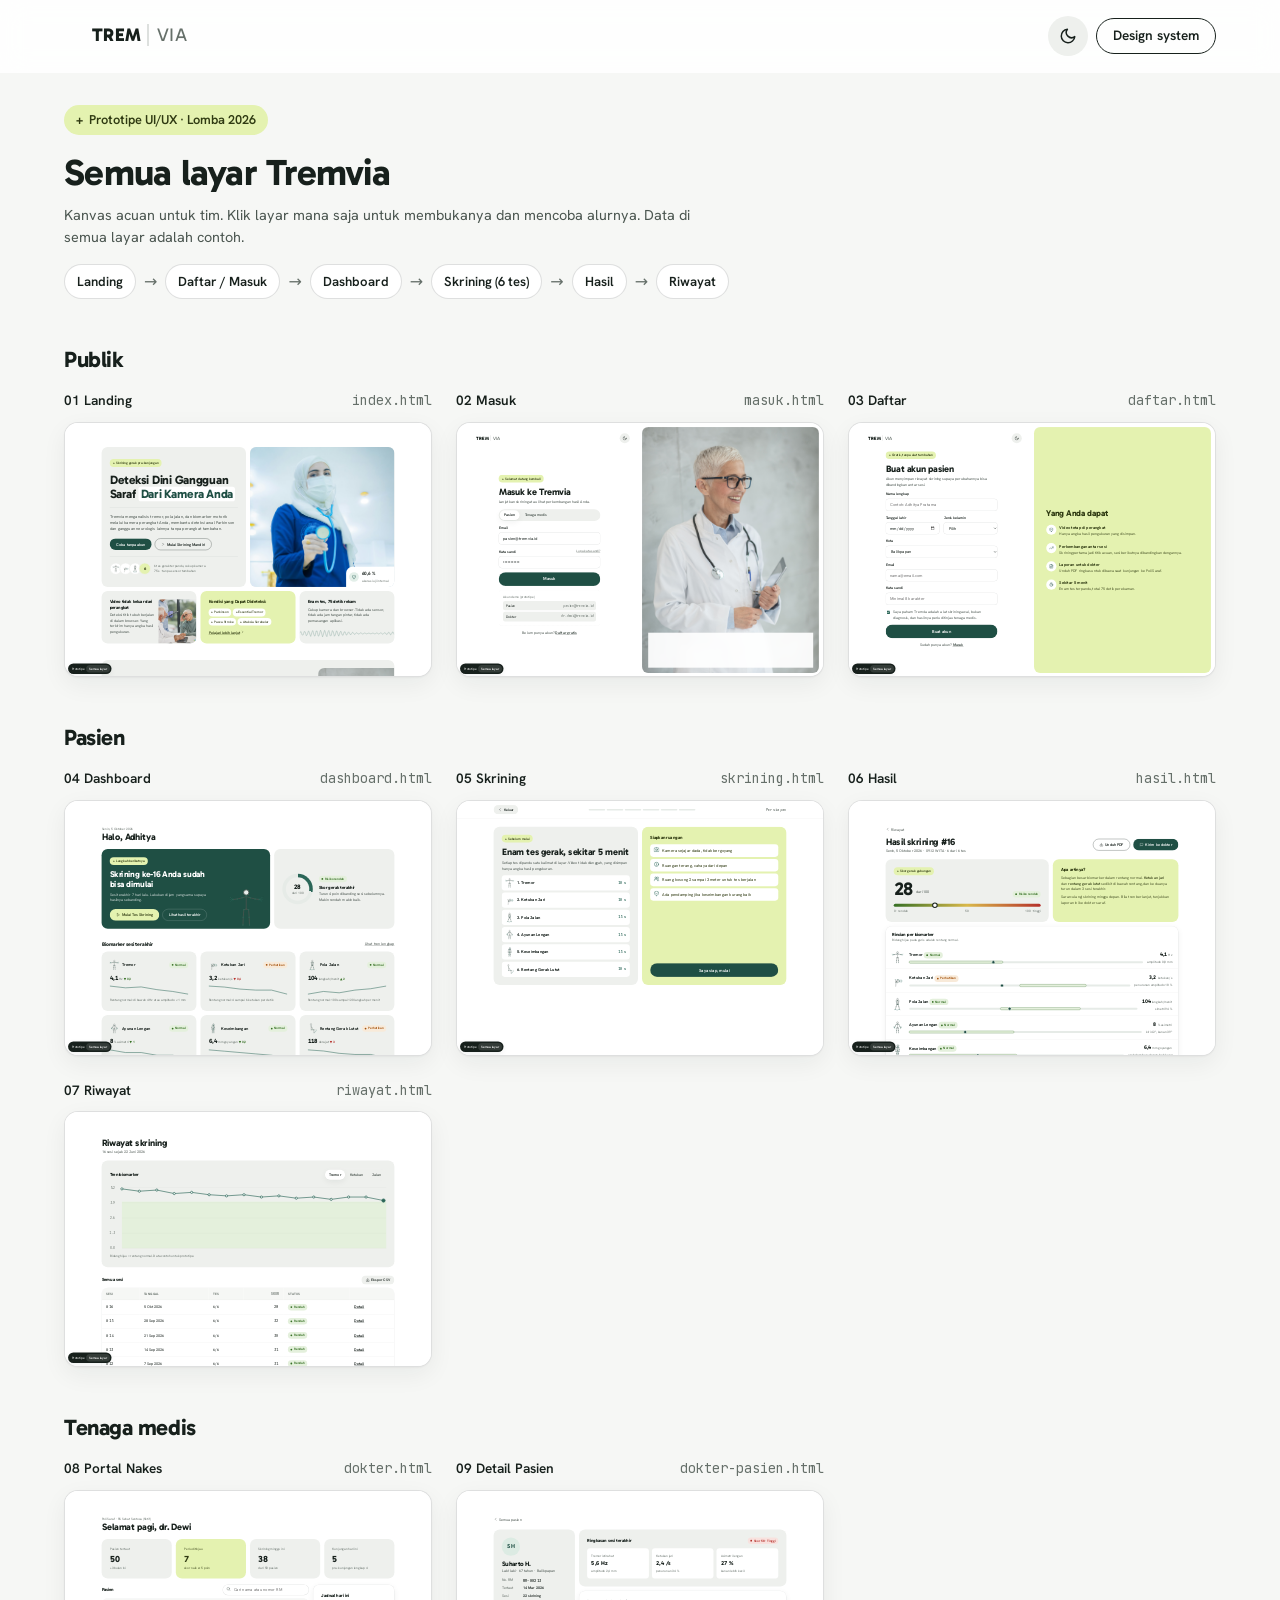
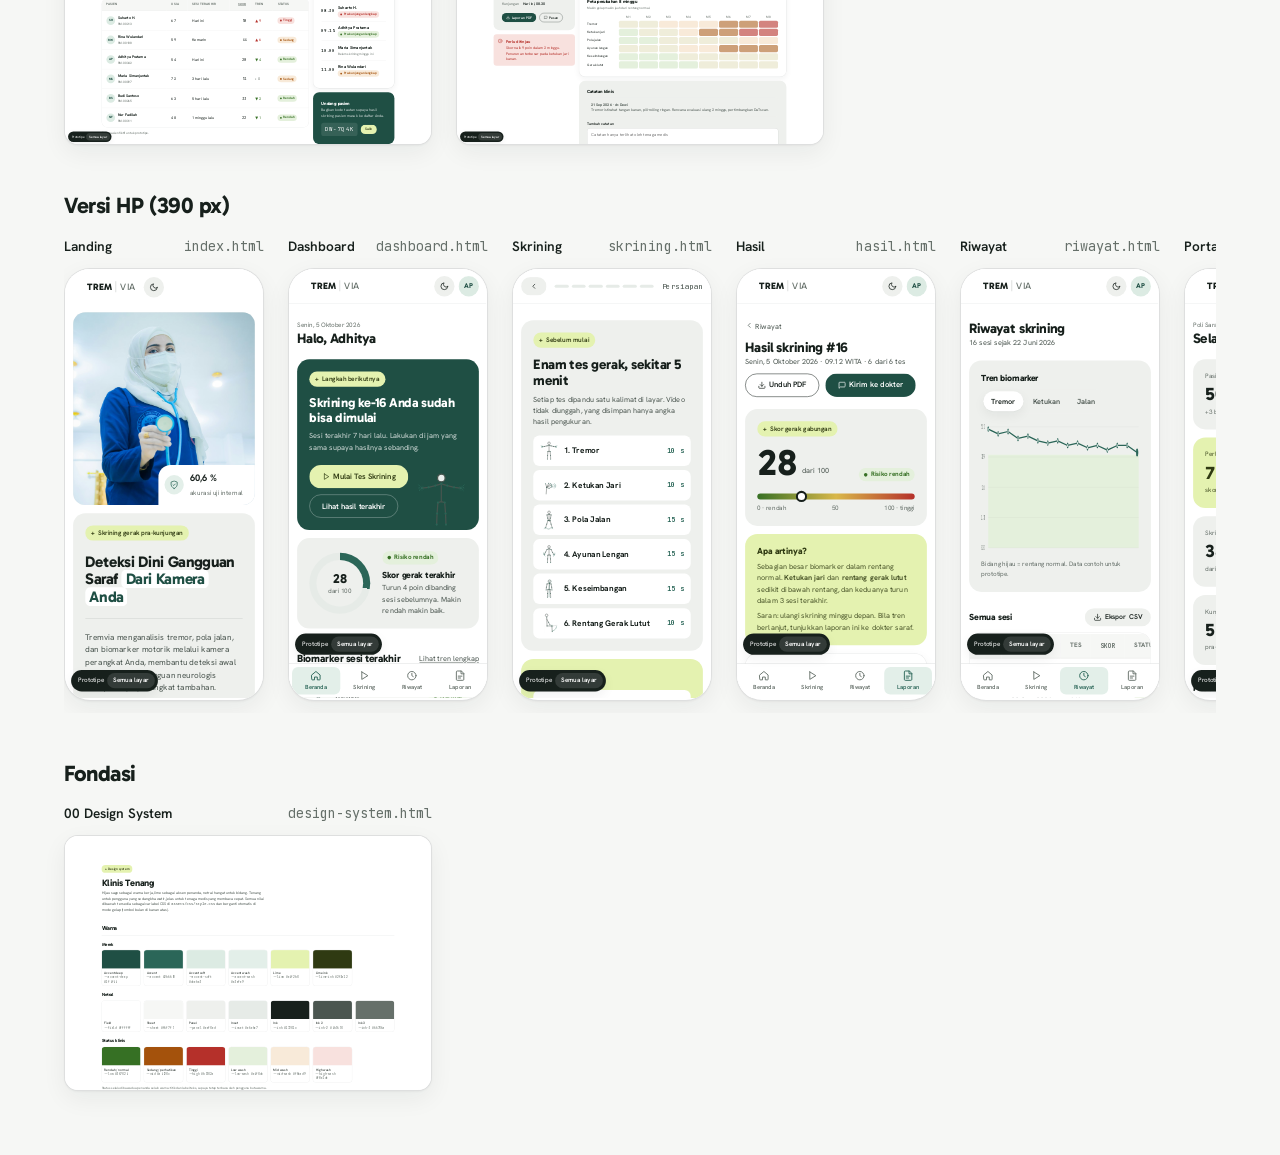
<file: layar.html>
<!doctype html>
<html lang="id">
<head>
  <meta charset="utf-8">
  <meta name="viewport" content="width=device-width, initial-scale=1">
  <title>Semua Layar · Tremvia</title>
  <link rel="icon" href="assets/img/logo.png">
  <link rel="stylesheet" href="assets/css/style.css">
  <style>
    body { background: var(--sheet); }
    .main { padding-top: var(--s6); padding-bottom: var(--s8); }
    .flow { display: flex; flex-wrap: wrap; gap: 8px; align-items: center; margin-top: var(--s4); }
    .flow span { padding: 6px 12px; border-radius: 99px; background: var(--field); border: 1px solid var(--rule); font-size: .82rem; font-weight: 600; }
    .flow i { color: var(--ink-3); font-style: normal; }
    .group { margin-top: var(--s7); }
    .boards { display: grid; grid-template-columns: repeat(auto-fill, minmax(340px, 1fr)); gap: var(--s5); margin-top: var(--s4); }
    .board { display: flex; flex-direction: column; gap: 10px; text-decoration: none; }
    .board .name { display: flex; justify-content: space-between; font-size: .85rem; font-weight: 600; }
    .board .name span:last-child { font-family: var(--font-mono); color: var(--ink-3); font-weight: 400; }
    .frame { position: relative; overflow: hidden; border-radius: 14px; border: 1px solid var(--rule); background: var(--field); box-shadow: var(--shadow); transition: transform .2s; }
    .board:hover .frame { transform: translateY(-4px); }
    .frame iframe { position: absolute; left: 0; top: 0; border: 0; transform-origin: 0 0; pointer-events: none; }
    .desk { aspect-ratio: 1440 / 1000; }
    .mob-row { display: flex; gap: var(--s5); overflow-x: auto; padding-bottom: var(--s3); margin-top: var(--s4); }
    .mob-row .board { flex: 0 0 200px; }
    .mob { aspect-ratio: 390 / 844; border-radius: 26px; }
  </style>
</head>
<body>
  <header class="header">
    <div class="wrap header-inner">
      <a href="index.html" class="logo"><img src="assets/img/logo.png" alt=""><span><b>TREM</b> <i>VIA</i></span></a>
      <div class="header-actions">
        <button class="icon-btn" data-theme-toggle></button>
        <a href="design-system.html" class="btn btn-outline btn-sm">Design system</a>
      </div>
    </div>
  </header>

  <main class="wrap main">
    <span class="tag">Prototipe UI/UX · Lomba 2026</span>
    <h1 class="page-title" style="margin-top:var(--s4)">Semua layar Tremvia</h1>
    <p class="small" style="max-width:640px;margin-top:8px">Kanvas acuan untuk tim. Klik layar mana saja untuk membukanya dan mencoba alurnya. Data di semua layar adalah contoh.</p>
    <div class="flow" aria-label="Alur utama pasien">
      <span>Landing</span><i>→</i><span>Daftar / Masuk</span><i>→</i><span>Dashboard</span><i>→</i><span>Skrining (6 tes)</span><i>→</i><span>Hasil</span><i>→</i><span>Riwayat</span>
    </div>

    <div class="group">
      <h2 class="section-title" style="font-size:1.4rem">Publik</h2>
      <div class="boards" data-boards="index.html|01 Landing,masuk.html|02 Masuk,daftar.html|03 Daftar"></div>
    </div>
    <div class="group">
      <h2 class="section-title" style="font-size:1.4rem">Pasien</h2>
      <div class="boards" data-boards="dashboard.html|04 Dashboard,skrining.html|05 Skrining,hasil.html|06 Hasil,riwayat.html|07 Riwayat"></div>
    </div>
    <div class="group">
      <h2 class="section-title" style="font-size:1.4rem">Tenaga medis</h2>
      <div class="boards" data-boards="dokter.html|08 Portal Nakes,dokter-pasien.html|09 Detail Pasien"></div>
    </div>
    <div class="group">
      <h2 class="section-title" style="font-size:1.4rem">Versi HP (390 px)</h2>
      <div class="mob-row" data-boards="index.html|Landing,dashboard.html|Dashboard,skrining.html|Skrining,hasil.html|Hasil,riwayat.html|Riwayat,dokter.html|Portal Nakes" data-mobile></div>
    </div>
    <div class="group">
      <h2 class="section-title" style="font-size:1.4rem">Fondasi</h2>
      <div class="boards" data-boards="design-system.html|00 Design System"></div>
    </div>
  </main>

  <script src="assets/js/app.js"></script>
  <script>
    document.querySelectorAll('[data-boards]').forEach(group => {
      const mobile = group.hasAttribute('data-mobile');
      const W = mobile ? 390 : 1440, H = mobile ? 844 : 1000;
      group.innerHTML = group.dataset.boards.split(',').map(s => {
        const [href, name] = s.split('|');
        return `<a class="board" href="${href}"><span class="name"><span>${name}</span><span>${href}</span></span>
          <span class="frame ${mobile ? 'mob' : 'desk'}"><iframe src="${href}" width="${W}" height="${H}" loading="lazy" tabindex="-1" title="${name}"></iframe></span></a>`;
      }).join('');
    });
    // Skala tiap iframe mengikuti lebar bingkainya
    const fit = () => document.querySelectorAll('.frame').forEach(f => {
      const ifr = f.querySelector('iframe');
      ifr.style.transform = `scale(${f.clientWidth / ifr.width})`;
    });
    addEventListener('resize', fit);
    fit();
  </script>
</body>
</html>
</file>
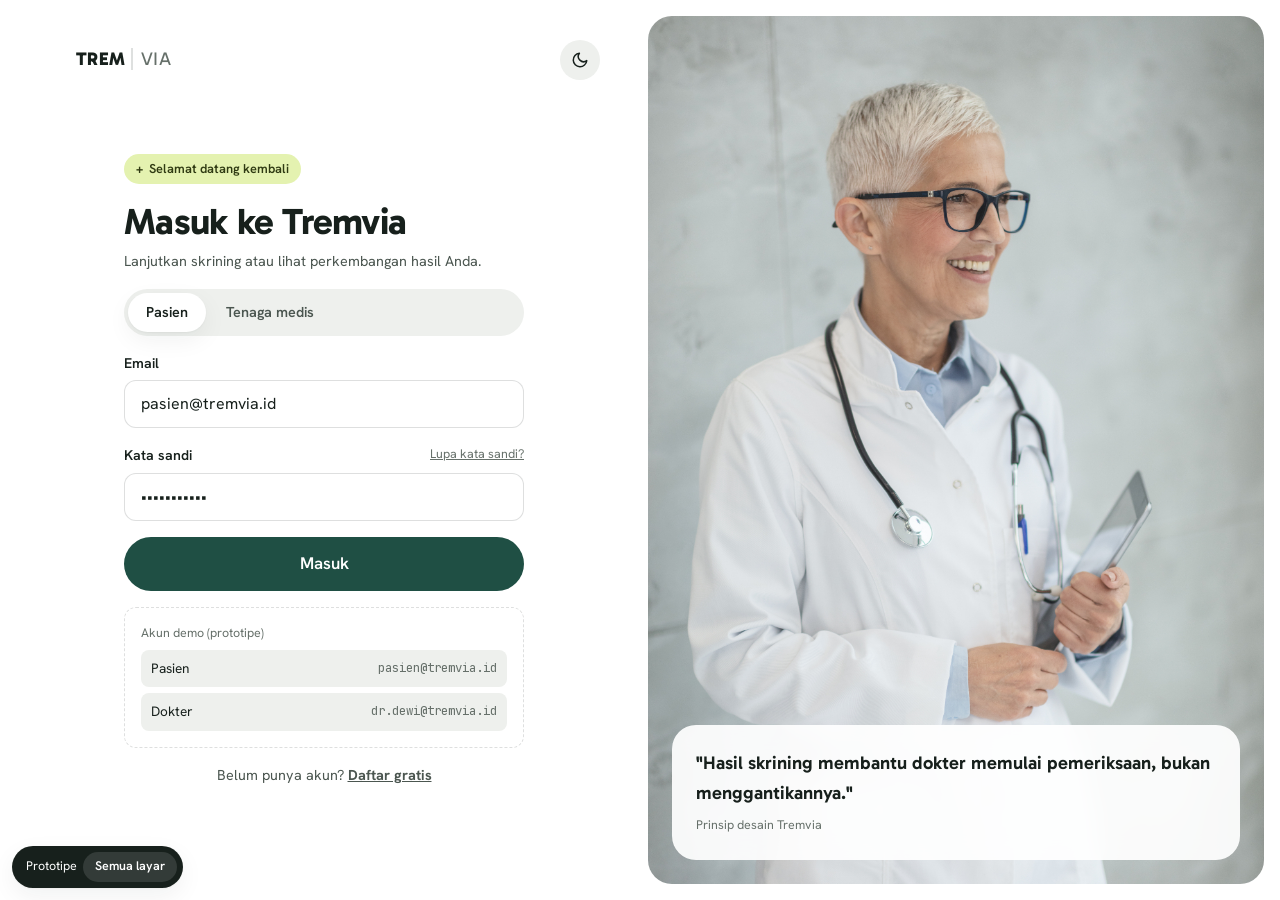
<file: masuk.html>
<!doctype html>
<html lang="id">
<head>
  <meta charset="utf-8">
  <meta name="viewport" content="width=device-width, initial-scale=1">
  <title>Masuk · Tremvia</title>
  <link rel="icon" href="assets/img/logo.png">
  <link rel="stylesheet" href="assets/css/style.css">
  <style>
    .auth { min-height: 100vh; display: grid; grid-template-columns: 1fr 1fr; gap: var(--s4); padding: var(--s4); }
    .auth-form { display: flex; flex-direction: column; padding: var(--s5) var(--s6); }
    .auth-form form { width: 100%; max-width: 400px; margin: auto; display: flex; flex-direction: column; gap: var(--s4); }
    .auth-side { position: relative; border-radius: var(--r-lg); overflow: hidden; }
    .auth-side img { position: absolute; inset: 0; object-position: 50% 15%; }
    .auth-quote { position: absolute; left: var(--s5); right: var(--s5); bottom: var(--s5); padding: var(--s5); border-radius: var(--r-lg); background: color-mix(in srgb, var(--field) 92%, transparent); backdrop-filter: blur(10px); }
    .demo { border: 1.5px dashed var(--rule); border-radius: var(--r); padding: var(--s4); display: grid; gap: 6px; }
    .demo button { display: flex; justify-content: space-between; padding: 8px 10px; border-radius: 8px; background: var(--panel); font-size: .85rem; }
    .demo button:hover { background: var(--accent-wash); }
    @media (max-width: 860px) { .auth { grid-template-columns: 1fr; } .auth-side { display: none; } .auth-form { padding: var(--s4); } }
  </style>
</head>
<body>
  <div class="auth">
    <div class="auth-form">
      <div class="row between">
        <a href="index.html" class="logo"><img src="assets/img/logo.png" alt=""><span><b>TREM</b> <i>VIA</i></span></a>
        <button class="icon-btn" data-theme-toggle></button>
      </div>
      <form onsubmit="event.preventDefault(); location.href = document.querySelector('[name=role]:checked').value">
        <div>
          <span class="tag">Selamat datang kembali</span>
          <h1 class="page-title" style="margin-top:var(--s4)">Masuk ke Tremvia</h1>
          <p class="small" style="margin-top:6px">Lanjutkan skrining atau lihat perkembangan hasil Anda.</p>
        </div>
        <div class="seg" role="radiogroup" aria-label="Masuk sebagai">
          <label><input type="radio" name="role" value="dashboard.html" checked hidden><span class="segopt">Pasien</span></label>
          <label><input type="radio" name="role" value="dokter.html" hidden><span class="segopt">Tenaga medis</span></label>
        </div>
        <div class="field"><label for="em">Email</label><input id="em" class="input" type="email" value="pasien@tremvia.id"></div>
        <div class="field">
          <div class="row between"><label for="pw">Kata sandi</label><a href="#" class="xs">Lupa kata sandi?</a></div>
          <input id="pw" class="input" type="password" value="password123">
        </div>
        <button class="btn btn-dark btn-lg btn-block" type="submit">Masuk</button>
        <div class="demo">
          <span class="xs">Akun demo (prototipe)</span>
          <button type="button" onclick="em.value='pasien@tremvia.id';document.querySelectorAll('[name=role]')[0].click()"><span>Pasien</span><span class="mono xs">pasien@tremvia.id</span></button>
          <button type="button" onclick="em.value='dr.dewi@tremvia.id';document.querySelectorAll('[name=role]')[1].click()"><span>Dokter</span><span class="mono xs">dr.dewi@tremvia.id</span></button>
        </div>
        <p class="small" style="text-align:center">Belum punya akun? <a href="daftar.html"><b>Daftar gratis</b></a></p>
      </form>
    </div>
    <aside class="auth-side">
      <img src="assets/img/hero-doctor.jpg" alt="" class="cover">
      <div class="auth-quote">
        <p style="font-family:var(--font-display);font-size:1.15rem;font-weight:600">"Hasil skrining membantu dokter memulai pemeriksaan, bukan menggantikannya."</p>
        <p class="xs" style="margin-top:8px">Prinsip desain Tremvia</p>
      </div>
    </aside>
  </div>
  <div class="proto-bar">Prototipe <a href="layar.html">Semua layar</a></div>
  <style>
    .seg label { cursor: pointer; }
    .segopt { display: block; padding: 8px 18px; border-radius: var(--r-pill); font-size: .9rem; font-weight: 600; color: var(--ink-2); }
    .seg input:checked + .segopt { background: var(--field); color: var(--ink); box-shadow: var(--shadow); }
  </style>
  <script src="assets/js/app.js"></script>
</body>
</html>
</file>
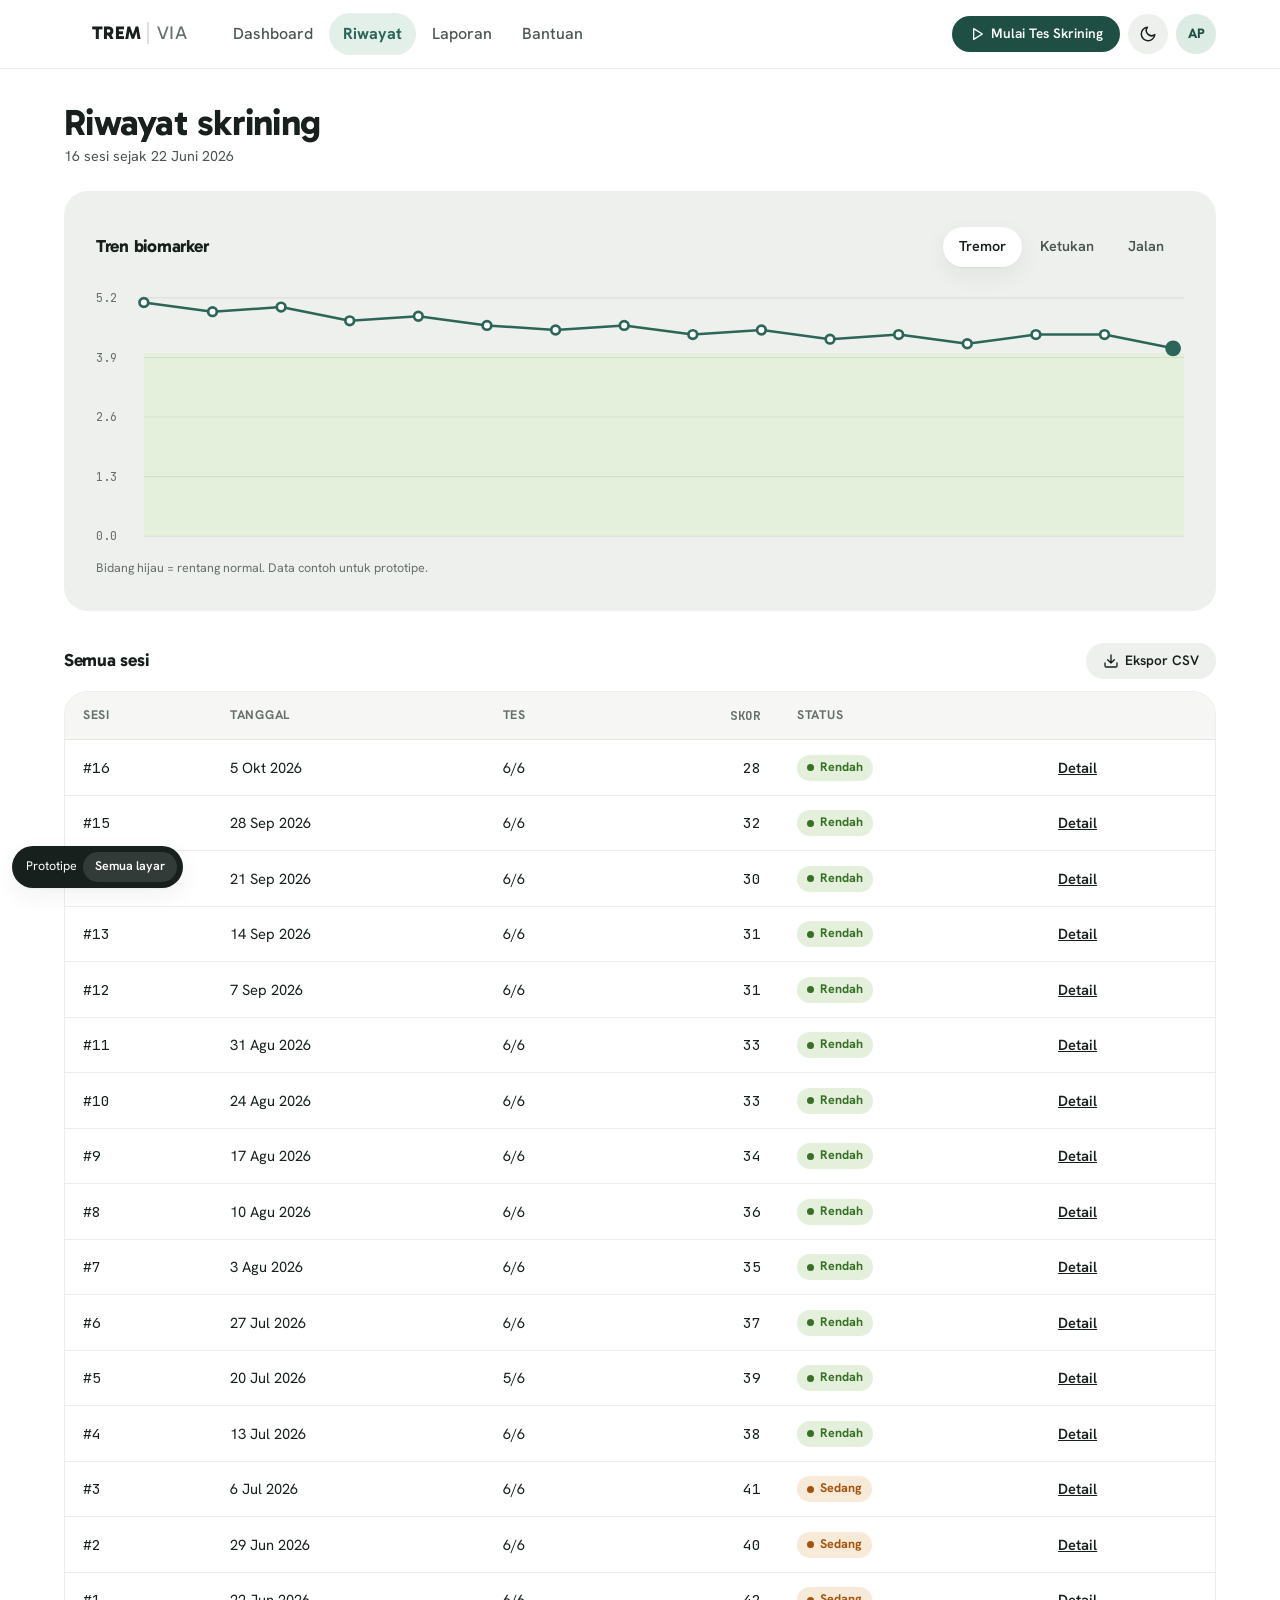
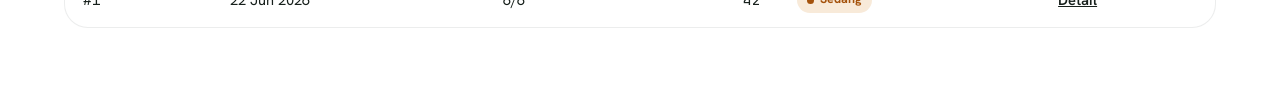
<file: riwayat.html>
<!doctype html>
<html lang="id">
<head>
  <meta charset="utf-8">
  <meta name="viewport" content="width=device-width, initial-scale=1">
  <title>Riwayat · Tremvia</title>
  <link rel="icon" href="assets/img/logo.png">
  <link rel="stylesheet" href="assets/css/style.css">
  <style>
    .main { padding-top: var(--s6); padding-bottom: var(--s8); }
    .chart { position: relative; height: 260px; margin-top: var(--s4); }
    .chart svg { width: 100%; height: 100%; overflow: visible; }
    .chart .grid line { stroke: var(--rule-hair); }
    .chart .grid text { fill: var(--ink-3); font-size: 11px; font-family: var(--font-mono); }
    .chart .band { fill: var(--low-wash); }
    .chart .line { fill: none; stroke: var(--accent); stroke-width: 2.5; stroke-linejoin: round; }
    .chart .pt { fill: var(--field); stroke: var(--accent); stroke-width: 2.5; }
    .chart .last { fill: var(--accent); }
    td a { font-weight: 600; }
  </style>
</head>
<body class="has-tabbar">
  <nav class="appnav" aria-label="Navigasi utama">
    <div class="wrap header-inner">
      <a href="dashboard.html" class="logo"><img src="assets/img/logo.png" alt=""><span><b>TREM</b> <i>VIA</i></span></a>
      <div class="appnav-links">
        <a href="dashboard.html">Dashboard</a>
        <a href="riwayat.html" class="on">Riwayat</a>
        <a href="hasil.html">Laporan</a>
        <a href="index.html#cara">Bantuan</a>
      </div>
      <div class="header-actions">
        <a href="skrining.html" class="btn btn-dark btn-sm hide-sm" data-icon="play">Mulai Tes Skrining</a>
        <button class="icon-btn" data-theme-toggle></button>
        <button class="avatar" data-menu aria-haspopup="menu" aria-expanded="false">AP
          <div class="menu" role="menu">
            <div class="menu-head"><b>Adhitya Pratama</b><span>pasien@tremvia.id</span></div>
            <a href="#" role="menuitem">Profil</a>
            <a href="masuk.html" class="danger" role="menuitem">Keluar</a>
          </div>
        </button>
      </div>
    </div>
  </nav>

  <main class="wrap main">
    <h1 class="page-title">Riwayat skrining</h1>
    <p class="small">16 sesi sejak 22 Juni 2026</p>

    <section class="card" style="margin-top:var(--s5)">
      <div class="row between">
        <h2 class="card-title">Tren biomarker</h2>
        <div class="seg" data-tabs>
          <button class="on" data-tab="tremor">Tremor</button>
          <button data-tab="tap">Ketukan</button>
          <button data-tab="gait">Jalan</button>
        </div>
      </div>
      <div class="chart" data-chart="tremor" data-unit="Hz" data-lo="0" data-hi="4" data-vals="5.1,4.9,5.0,4.7,4.8,4.6,4.5,4.6,4.4,4.5,4.3,4.4,4.2,4.4,4.4,4.1"></div>
      <div class="chart" data-chart="tap" data-unit="/s" data-lo="4" data-hi="6" data-vals="4.4,4.3,4.4,4.2,4.1,4.2,4.0,3.9,4.0,3.8,3.7,3.7,3.6,3.6,3.6,3.2" hidden></div>
      <div class="chart" data-chart="gait" data-unit="spm" data-lo="100" data-hi="120" data-vals="96,97,98,97,99,98,100,99,101,100,101,102,101,102,102,104" hidden></div>
      <p class="xs" style="margin-top:var(--s3)">Bidang hijau = rentang normal. Data contoh untuk prototipe.</p>
    </section>

    <section style="margin-top:var(--s6)">
      <div class="row between" style="margin-bottom:var(--s3)">
        <h2 class="card-title">Semua sesi</h2>
        <button class="btn btn-soft btn-sm" data-icon="download">Ekspor CSV</button>
      </div>
      <div class="table-wrap">
        <table>
          <thead><tr><th>Sesi</th><th>Tanggal</th><th>Tes</th><th class="num">Skor</th><th>Status</th><th></th></tr></thead>
          <tbody id="rows"></tbody>
        </table>
      </div>
    </section>
  </main>

  <nav class="tabbar" aria-label="Navigasi bawah">
    <a href="dashboard.html" data-icon="home">Beranda</a>
    <a href="skrining.html" data-icon="play">Skrining</a>
    <a href="riwayat.html" class="on" data-icon="clock">Riwayat</a>
    <a href="hasil.html" data-icon="file">Laporan</a>
  </nav>
  <div class="proto-bar">Prototipe <a href="layar.html">Semua layar</a></div>
  <script src="assets/js/app.js"></script>
  <script>
    // Tab grafik
    document.querySelectorAll('[data-tab]').forEach(b => b.addEventListener('click', () => {
      document.querySelectorAll('[data-chart]').forEach(c => (c.hidden = c.dataset.chart !== b.dataset.tab));
    }));

    document.querySelectorAll('[data-chart]').forEach(el => {
      const v = el.dataset.vals.split(',').map(Number);
      const lo = +el.dataset.lo, hi = +el.dataset.hi;
      const mn = Math.min(...v, lo) * 0.97, mx = Math.max(...v, hi) * 1.02;
      const W = 1000, H = 240, padL = 44;
      const x = i => padL + (i / (v.length - 1)) * (W - padL - 10);
      const y = val => H - ((val - mn) / (mx - mn)) * (H - 20) - 10;
      let g = '<g class="grid">';
      for (let k = 0; k <= 4; k++) {
        const val = mn + ((mx - mn) * k) / 4;
        g += `<line x1="${padL}" x2="${W}" y1="${y(val)}" y2="${y(val)}"/><text x="0" y="${y(val) + 4}">${val.toFixed(val < 10 ? 1 : 0)}</text>`;
      }
      g += '</g>';
      const band = `<rect class="band" x="${padL}" width="${W - padL}" y="${y(hi)}" height="${y(lo) - y(hi)}"/>`;
      const d = v.map((val, i) => `${i ? 'L' : 'M'}${x(i)} ${y(val)}`).join(' ');
      const pts = v.map((val, i) => `<circle class="pt${i === v.length - 1 ? ' last' : ''}" cx="${x(i)}" cy="${y(val)}" r="${i === v.length - 1 ? 6 : 4}"/>`).join('');
      el.innerHTML = `<svg viewBox="0 0 ${W} ${H}" preserveAspectRatio="none">${band}${g}<path class="line" d="${d}" vector-effect="non-scaling-stroke"/>${pts}</svg>`;
    });

    // Baris tabel contoh
    const scores = [42, 40, 41, 38, 39, 37, 35, 36, 34, 33, 33, 31, 31, 30, 32, 28];
    const rows = scores.map((s, i) => {
      const d = new Date(2026, 5, 22 + i * 7);
      const st = s >= 40 ? ['mid', 'Sedang'] : ['low', 'Rendah'];
      return `<tr><td class="mono">#${i + 1}</td><td>${d.toLocaleDateString('id-ID', { day: 'numeric', month: 'short', year: 'numeric' })}</td><td>${i === 4 ? '5/6' : '6/6'}</td><td class="num">${s}</td><td><span class="status status-${st[0]}">${st[1]}</span></td><td><a href="hasil.html">Detail</a></td></tr>`;
    }).reverse();
    document.getElementById('rows').innerHTML = rows.join('');
  </script>
</body>
</html>
</file>
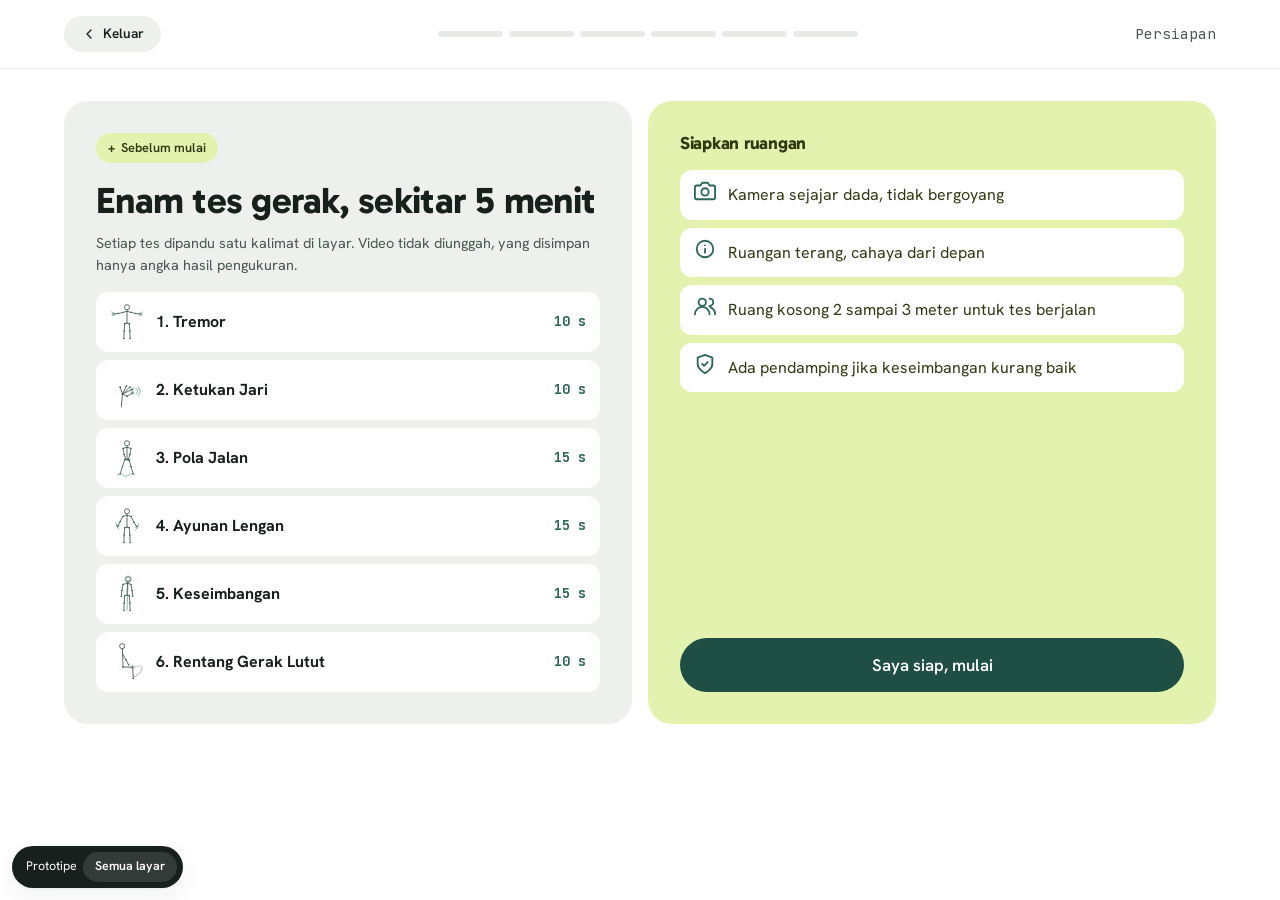
<file: skrining.html>
<!doctype html>
<html lang="id">
<head>
  <meta charset="utf-8">
  <meta name="viewport" content="width=device-width, initial-scale=1">
  <title>Skrining · Tremvia</title>
  <link rel="icon" href="assets/img/logo.png">
  <link rel="stylesheet" href="assets/css/style.css">
  <style>
    .top { position: sticky; top: 0; z-index: 40; background: var(--field); border-bottom: 1px solid var(--rule-hair); }
    .top .header-inner { min-height: 68px; }
    .progress { display: flex; gap: 6px; flex: 1; max-width: 420px; margin: 0 auto; }
    .progress span { flex: 1; height: 6px; border-radius: 99px; background: var(--inset); }
    .progress .done { background: var(--accent); }
    .progress .now { background: var(--lime); outline: 2px solid var(--accent); outline-offset: 1px; }
    .main { padding-top: var(--s6); padding-bottom: var(--s8); }
    .screen[hidden] { display: none; }
    .intro { display: grid; grid-template-columns: minmax(0, 1fr) minmax(0, 1fr); gap: var(--s4); }
    .list { list-style: none; padding: 0; margin: var(--s4) 0 0; display: flex; flex-direction: column; gap: 8px; }
    .list li { display: flex; align-items: center; gap: var(--s3); padding: 10px 14px; border-radius: var(--r); background: var(--field); }
    .list .art { width: 34px; height: 40px; flex-shrink: 0; }
    .list .mono { margin-left: auto; color: var(--accent); font-weight: 700; font-size: .85rem; }
    .ins { display: grid; grid-template-columns: minmax(0, 1fr) minmax(0, 1fr); gap: var(--s4); align-items: stretch; }
    .ins-art { display: grid; place-items: center; min-height: 360px; background: radial-gradient(circle at 50% 45%, var(--accent-wash), var(--panel) 70%); }
    .ins-art span { width: 200px; height: 233px; }
    .steps { counter-reset: s; list-style: none; padding: 0; margin: var(--s4) 0 0; display: flex; flex-direction: column; gap: 10px; }
    .steps li { counter-increment: s; display: flex; gap: var(--s3); font-size: 1.02rem; }
    .steps li::before { content: counter(s); display: grid; place-items: center; flex-shrink: 0; width: 30px; height: 30px; border-radius: 50%; background: var(--accent-deep); color: #fff; font-weight: 700; font-size: .85rem; }
    .cam { position: relative; aspect-ratio: 16 / 10; max-height: 70vh; width: 100%; border-radius: var(--r-lg); overflow: hidden; background: radial-gradient(ellipse at 50% 40%, #2a3631, #0d1210 75%); color: #fff; }
    .cam .figure { position: absolute; left: 50%; top: 50%; transform: translate(-50%, -50%); width: 34%; height: 80%; }
    .cam .figure .bone { stroke: rgba(255, 255, 255, .85); }
    .cam .figure .head { fill: transparent; stroke: rgba(255, 255, 255, .85); }
    .cam .figure .joint { fill: #e4f2b0; }
    .cam .rec { position: absolute; top: var(--s4); left: var(--s4); display: flex; align-items: center; gap: 8px; padding: 6px 12px; border-radius: 99px; background: rgba(0, 0, 0, .45); font-size: .85rem; font-weight: 600; }
    .cam .rec::before { content: ''; width: 10px; height: 10px; border-radius: 50%; background: #f04438; animation: blink 1s infinite; }
    @keyframes blink { 50% { opacity: .2; } }
    .cam .count { position: absolute; top: var(--s4); right: var(--s4); width: 72px; height: 72px; border-radius: 50%; display: grid; place-items: center; font-family: var(--font-mono); font-size: 1.6rem; font-weight: 700; background: conic-gradient(#e4f2b0 calc(var(--p, 0) * 1%), rgba(255, 255, 255, .15) 0); }
    .cam .count span { width: 60px; height: 60px; border-radius: 50%; background: #121815; display: grid; place-items: center; }
    .cam .cue { position: absolute; left: 50%; bottom: var(--s5); transform: translateX(-50%); padding: 12px 22px; border-radius: 99px; background: rgba(255, 255, 255, .95); color: #17201c; font-weight: 700; white-space: nowrap; max-width: 92%; overflow: hidden; text-overflow: ellipsis; }
    .cam .live { position: absolute; left: var(--s4); bottom: 84px; display: flex; flex-direction: column; gap: 4px; font-family: var(--font-mono); font-size: .78rem; opacity: .85; }
    .cam .frame { position: absolute; inset: 8% 28%; border: 2px dashed rgba(228, 242, 176, .5); border-radius: 18px; }
    .done-art { width: 120px; height: 120px; border-radius: 50%; display: grid; place-items: center; background: var(--lime); color: var(--lime-ink); margin: 0 auto; }
    .done-art svg { width: 56px; height: 56px; }
    @media (max-width: 860px) {
      .intro, .ins { grid-template-columns: 1fr; }
      .ins-art { min-height: 240px; } .ins-art span { width: 140px; height: 163px; }
      .cam { aspect-ratio: 3 / 4; } .cam .figure { width: 60%; height: 70%; } .cam .frame { inset: 10% 12%; }
      .cam .live { display: none; }
    }
  </style>
</head>
<body>
  <header class="top">
    <div class="wrap header-inner">
      <a href="dashboard.html" class="btn btn-soft btn-sm" data-icon="left"><span class="hide-sm">Keluar</span></a>
      <div class="progress" id="progress" aria-hidden="true"></div>
      <span class="small mono" id="stepLabel" style="white-space:nowrap">Persiapan</span>
    </div>
  </header>

  <main class="wrap main">
    <!-- 1. Intro -->
    <section class="screen" id="s-intro">
      <div class="intro">
        <div class="card" style="display:flex;flex-direction:column">
          <span class="tag" style="align-self:flex-start">Sebelum mulai</span>
          <h1 class="page-title" style="margin-top:var(--s4)">Enam tes gerak, sekitar 5 menit</h1>
          <p class="small" style="margin-top:8px">Setiap tes dipandu satu kalimat di layar. Video tidak diunggah, yang disimpan hanya angka hasil pengukuran.</p>
          <ul class="list" id="testList"></ul>
        </div>
        <div class="card card-lime" style="display:flex;flex-direction:column;gap:var(--s4)">
          <h2 class="card-title">Siapkan ruangan</h2>
          <ul class="list" style="margin:0">
            <li><span data-icon="camera" style="width:22px;color:var(--accent)"></span>Kamera sejajar dada, tidak bergoyang</li>
            <li><span data-icon="info" style="width:22px;color:var(--accent)"></span>Ruangan terang, cahaya dari depan</li>
            <li><span data-icon="users" style="width:22px;color:var(--accent)"></span>Ruang kosong 2 sampai 3 meter untuk tes berjalan</li>
            <li><span data-icon="shield" style="width:22px;color:var(--accent)"></span>Ada pendamping jika keseimbangan kurang baik</li>
          </ul>
          <button class="btn btn-dark btn-lg" style="margin-top:auto" onclick="go(0)">Saya siap, mulai</button>
        </div>
      </div>
    </section>

    <!-- 2. Instruksi -->
    <section class="screen" id="s-ins" hidden>
      <div class="ins">
        <div class="card ins-art"><span id="insArt"></span></div>
        <div class="card card-white" style="display:flex;flex-direction:column">
          <span class="tag" style="align-self:flex-start" id="insTag"></span>
          <h1 class="page-title" style="margin-top:var(--s4)" id="insName"></h1>
          <p class="small" style="margin-top:6px" id="insDesc"></p>
          <ol class="steps" id="insSteps"></ol>
          <div class="row" style="margin-top:auto;padding-top:var(--s6)">
            <button class="btn btn-dark btn-lg" onclick="record()" data-icon="video">Mulai rekam</button>
            <button class="btn btn-soft btn-lg" onclick="next()">Lewati tes ini</button>
          </div>
        </div>
      </div>
    </section>

    <!-- 3. Rekam -->
    <section class="screen" id="s-rec" hidden>
      <div class="cam" role="img" aria-label="Simulasi tampilan kamera saat perekaman">
        <div class="frame"></div>
        <span class="figure" id="camFig"></span>
        <div class="rec">Merekam</div>
        <div class="count" id="count"><span id="countN">10</span></div>
        <div class="live" id="live"></div>
        <div class="cue" id="cue"></div>
      </div>
      <p class="xs" style="text-align:center;margin-top:var(--s3)">Simulasi prototipe. Di aplikasi asli, kotak ini menampilkan kamera dengan titik tubuh hasil deteksi pose.</p>
    </section>

    <!-- 4. Selesai -->
    <section class="screen" id="s-done" hidden>
      <div class="card" style="text-align:center;max-width:560px;margin:var(--s6) auto;padding:var(--s7) var(--s6)">
        <div class="done-art" data-icon="check"></div>
        <h1 class="page-title" style="margin-top:var(--s5)">Semua tes selesai</h1>
        <p class="small" style="margin-top:8px">Hasil sudah dihitung dan disimpan ke riwayat Anda.</p>
        <a href="hasil.html" class="btn btn-dark btn-lg" style="margin-top:var(--s5)">Lihat hasil</a>
      </div>
    </section>
  </main>

  <div class="proto-bar">Prototipe <a href="layar.html">Semua layar</a></div>
  <script src="assets/js/app.js"></script>
  <script>
    const TESTS = [
      { k: 'tremor', n: 'Tremor', d: 10, desc: 'Mengukur frekuensi dan amplitudo getaran tangan saat diam.', cue: 'Tahan tangan setinggi dada, rileks', steps: ['Duduk atau berdiri menghadap kamera', 'Angkat tangan kanan setinggi dada', 'Telapak menghadap ke bawah, jari rileks', 'Tahan tanpa menegangkan otot selama 10 detik'] },
      { k: 'fingerTapping', n: 'Ketukan Jari', d: 10, desc: 'Mengukur kecepatan ketukan dan penurunan amplitudo akibat kelelahan gerak.', cue: 'Ketuk ibu jari dan telunjuk, selebar mungkin', steps: ['Angkat satu tangan menghadap kamera', 'Buka ibu jari dan telunjuk selebar mungkin', 'Ketuk keduanya secepat dan selebar mungkin', 'Lanjutkan tanpa berhenti selama 10 detik'] },
      { k: 'gait', n: 'Pola Jalan', d: 15, desc: 'Mengukur kadense, panjang langkah, dan simetri berjalan.', cue: 'Berjalan lurus mendekati kamera', steps: ['Mundur 2 sampai 3 meter dari perangkat', 'Pastikan seluruh tubuh sampai kaki terlihat', 'Berjalan lurus mendekati kamera dengan langkah biasa', 'Terus berjalan sampai aba-aba selesai, sekitar 15 detik'] },
      { k: 'armSwing', n: 'Ayunan Lengan', d: 15, desc: 'Mengukur selisih amplitudo ayunan lengan kiri dan kanan saat berjalan.', cue: 'Berjalan di tempat, biarkan lengan berayun', steps: ['Mundur sampai tubuh bagian atas terlihat penuh', 'Berjalan di tempat dengan langkah santai', 'Biarkan kedua lengan berayun alami selama 15 detik'] },
      { k: 'posture', n: 'Keseimbangan', d: 15, desc: 'Mengukur goyangan titik berat tubuh saat berdiri diam.', cue: 'Berdiri diam, kaki selebar bahu', steps: ['Mundur sampai seluruh tubuh terlihat', 'Berdiri tegak, kaki selebar bahu, tangan di samping', 'Tahan posisi tanpa bergerak selama 15 detik'] },
      { k: 'rom', n: 'Rentang Gerak Lutut', d: 10, desc: 'Mengukur sudut maksimum tekukan dan luruskan lutut.', cue: 'Tekuk dan luruskan lutut secara penuh', steps: ['Duduk menyamping di kursi, seluruh kaki terlihat kamera', 'Luruskan satu kaki ke depan sejauh yang nyaman', 'Tekuk kembali sejauh mungkin', 'Ulangi perlahan selama 10 detik'] },
    ];
    // Prototipe dipercepat: setiap tes direkam 5 detik, bukan durasi aslinya.
    const DEMO_SECONDS = 5;
    let i = -1, timer;

    const $ = id => document.getElementById(id);

    $('testList').innerHTML = TESTS.map((t, n) =>
      `<li><span class="art">${window.__pose(t.k)}</span><span><b>${n + 1}. ${t.n}</b></span><span class="mono">${t.d} s</span></li>`).join('');

    function show(id) {
      document.querySelectorAll('.screen').forEach(s => (s.hidden = s.id !== id));
      $('progress').innerHTML = TESTS.map((_, n) => `<span class="${n < i ? 'done' : n === i ? 'now' : ''}"></span>`).join('');
      $('stepLabel').textContent = i < 0 ? 'Persiapan' : i >= TESTS.length ? 'Selesai' : `Tes ${i + 1} dari ${TESTS.length}`;
      scrollTo(0, 0);
    }

    function go(n) {
      i = n;
      if (i >= TESTS.length) return show('s-done');
      const t = TESTS[i];
      $('insTag').textContent = `Tes ${i + 1} dari ${TESTS.length} · ${t.d} detik`;
      $('insName').textContent = t.n;
      $('insDesc').textContent = t.desc;
      $('insSteps').innerHTML = t.steps.map(s => `<li>${s}</li>`).join('');
      $('insArt').innerHTML = window.__pose(t.k);
      show('s-ins');
    }
    function next() { go(i + 1); }

    function record() {
      const t = TESTS[i];
      $('camFig').innerHTML = window.__pose(t.k);
      $('cue').textContent = t.cue;
      show('s-rec');
      let left = DEMO_SECONDS;
      const tick = () => {
        $('countN').textContent = left;
        $('count').style.setProperty('--p', ((DEMO_SECONDS - left) / DEMO_SECONDS) * 100);
        $('live').innerHTML = `pose: 33 titik · ${(28 + Math.random() * 3).toFixed(0)} fps<br>sinyal: ${(3.8 + Math.random()).toFixed(2)} Hz`;
        if (left-- <= 0) { clearInterval(timer); next(); }
      };
      tick();
      clearInterval(timer);
      timer = setInterval(tick, 1000);
    }

    show('s-intro');
  </script>
</body>
</html>
</file>
<file: assets/css/style.css>
/* ==========================================================================
   Tremvia, prototipe UI/UX
   Satu stylesheet untuk semua layar. Token di :root, komponen di bawahnya.
   ========================================================================== */

@font-face {
  font-family: 'Hanken Grotesk';
  src: url('HankenGrotesk-latin.woff2') format('woff2');
  font-weight: 100 900;
  font-display: swap;
}
@font-face {
  font-family: 'Gabarito';
  src: url('Gabarito-latin.woff2') format('woff2');
  font-weight: 400 900;
  font-display: swap;
}
@font-face {
  font-family: 'JetBrains Mono';
  src: url('JetBrainsMono-latin.woff2') format('woff2');
  font-weight: 100 800;
  font-display: swap;
}

/* ── Token ─────────────────────────────────────────────────────────────── */
:root {
  --field: #ffffff;
  --sheet: #f6f7f5;
  --panel: #eef0ed;
  --inset: #e6ebe7;
  --ink: #17201c;
  --ink-2: #4b5650;
  --ink-3: #66706a;
  --accent: #2b6658;
  --accent-deep: #1f4f44;
  --accent-soft: #dcebe3;
  --accent-wash: #e3efe9;
  --lime: #e4f2b0;
  --lime-ink: #2f3a12;
  --rule-hair: rgba(23, 32, 28, 0.08);
  --rule: rgba(23, 32, 28, 0.14);
  --low: #367024;
  --low-wash: #e4f0dc;
  --mid: #a4520c;
  --mid-wash: #f8ead9;
  --high: #b5302a;
  --high-wash: #f8e1de;

  --font: 'Hanken Grotesk', system-ui, sans-serif;
  --font-display: 'Gabarito', 'Hanken Grotesk', system-ui, sans-serif;
  --font-mono: 'JetBrains Mono', ui-monospace, monospace;

  --s1: 4px; --s2: 8px; --s3: 12px; --s4: 16px; --s5: 24px; --s6: 32px; --s7: 48px; --s8: 64px;
  --r: 12px; --r-lg: 24px; --r-pill: 999px;
  --shadow: 0 1px 2px rgba(23, 32, 28, 0.04), 0 8px 24px rgba(23, 32, 28, 0.06);
  --touch: 44px;
  color-scheme: light;
}

@media (prefers-color-scheme: dark) {
  :root:not([data-theme='light']) {
    --field: #121815; --sheet: #0e1311; --panel: #1c2420; --inset: #232d28;
    --ink: #e8eee9; --ink-2: #b4bfb8; --ink-3: #8c978f;
    --accent: #8fd0b6; --accent-deep: #b3e3cf; --accent-soft: #1f3a31; --accent-wash: #193029;
    --lime: #2f3a1c; --lime-ink: #e4f2b0;
    --rule-hair: rgba(255, 255, 255, 0.07); --rule: rgba(255, 255, 255, 0.14);
    --low-wash: #1e2f19; --mid-wash: #35260f; --high-wash: #3a1b19;
    --low: #8fcf72; --mid: #f0a35e; --high: #f08a80;
    --shadow: 0 1px 2px rgba(0, 0, 0, 0.35), 0 10px 28px rgba(0, 0, 0, 0.42);
    color-scheme: dark;
  }
}
:root[data-theme='dark'] {
  --field: #121815; --sheet: #0e1311; --panel: #1c2420; --inset: #232d28;
  --ink: #e8eee9; --ink-2: #b4bfb8; --ink-3: #8c978f;
  --accent: #8fd0b6; --accent-deep: #b3e3cf; --accent-soft: #1f3a31; --accent-wash: #193029;
  --lime: #2f3a1c; --lime-ink: #e4f2b0;
  --rule-hair: rgba(255, 255, 255, 0.07); --rule: rgba(255, 255, 255, 0.14);
  --low-wash: #1e2f19; --mid-wash: #35260f; --high-wash: #3a1b19;
  --low: #8fcf72; --mid: #f0a35e; --high: #f08a80;
  --shadow: 0 1px 2px rgba(0, 0, 0, 0.35), 0 10px 28px rgba(0, 0, 0, 0.42);
  color-scheme: dark;
}

/* ── Dasar ─────────────────────────────────────────────────────────────── */
*, *::before, *::after { box-sizing: border-box; }
html { -webkit-text-size-adjust: 100%; }
body {
  margin: 0;
  font-family: var(--font);
  font-size: 16px;
  line-height: 1.6;
  color: var(--ink);
  background: var(--field);
  overflow-x: clip;
}
h1, h2, h3, h4 { font-family: var(--font-display); line-height: 1.2; letter-spacing: -0.015em; margin: 0; }
p { margin: 0; }
a { color: inherit; }
img { max-width: 100%; display: block; }
button { font: inherit; color: inherit; cursor: pointer; border: 0; background: none; }
input, select, textarea { font: inherit; color: inherit; }
:focus-visible { outline: 3px solid var(--accent); outline-offset: 2px; border-radius: 6px; }

.wrap { width: 100%; max-width: 1200px; margin: 0 auto; padding: 0 var(--s5); }
.mono { font-family: var(--font-mono); font-variant-numeric: tabular-nums; }
.muted { color: var(--ink-3); }
.small { font-size: 0.9rem; color: var(--ink-2); line-height: 1.55; }
.xs { font-size: 0.78rem; color: var(--ink-3); }
.cover { width: 100%; height: 100%; object-fit: cover; }
.stack > * + * { margin-top: var(--s4); }
.row { display: flex; align-items: center; gap: var(--s3); flex-wrap: wrap; }
.between { justify-content: space-between; }
.grid-2 { display: grid; grid-template-columns: repeat(2, minmax(0, 1fr)); gap: var(--s4); }
.grid-3 { display: grid; grid-template-columns: repeat(3, minmax(0, 1fr)); gap: var(--s4); }
.grid-4 { display: grid; grid-template-columns: repeat(4, minmax(0, 1fr)); gap: var(--s4); }
.hr { border: 0; border-top: 1px solid var(--rule); margin: var(--s5) 0; }

/* ── Logo ──────────────────────────────────────────────────────────────── */
.logo { display: inline-flex; align-items: center; gap: 8px; text-decoration: none; font-family: var(--font-display); font-size: 1.15rem; letter-spacing: 0.02em; }
.logo img { width: 20px; height: 28px; object-fit: contain; }
.logo b { font-weight: 800; }
.logo i { font-style: normal; font-weight: 400; color: var(--ink-3); padding-left: 8px; border-left: 2px solid var(--rule); }

/* ── Tombol ────────────────────────────────────────────────────────────── */
.btn {
  display: inline-flex; align-items: center; justify-content: center; gap: 6px;
  min-height: 46px; padding: 0 var(--s5);
  border-radius: var(--r-pill); font-weight: 600; font-size: 0.95rem;
  text-decoration: none; white-space: nowrap;
  border: 1.5px solid transparent;
  transition: background-color .18s, transform .18s, border-color .18s;
}
.btn-dark { background: var(--accent-deep); color: #fff; }
:root[data-theme='dark'] .btn-dark { background: #2b6658; }
@media (prefers-color-scheme: dark) { :root:not([data-theme='light']) .btn-dark { background: #2b6658; } }
.btn-dark:hover { background: var(--accent); color: #fff; }
.btn-outline { border-color: var(--ink); }
.btn-outline:hover { background: var(--panel); }
.btn-lime { background: #e4f2b0; color: #2f3a12; }
.btn-lime:hover { transform: translateY(-2px); }
.btn-ghost { border-color: rgba(255, 255, 255, .5); color: #fff; }
.btn-ghost:hover { background: rgba(255, 255, 255, .1); }
.btn-soft { background: var(--panel); }
.btn-soft:hover { background: var(--inset); }
.btn-danger { color: var(--high); background: var(--high-wash); }
.btn-sm { min-height: 36px; padding: 0 var(--s4); font-size: 0.85rem; }
.btn-lg { min-height: 54px; padding: 0 var(--s6); font-size: 1.05rem; }
.btn-block { width: 100%; }
.btn svg { width: 16px; height: 16px; }

/* ── Tag, chip, status ─────────────────────────────────────────────────── */
.tag {
  display: inline-flex; align-items: center; gap: 6px;
  padding: 5px 12px; border-radius: var(--r-pill);
  background: var(--lime); color: var(--lime-ink);
  font-size: 0.8rem; font-weight: 600;
}
.tag::before { content: '+'; font-weight: 800; }
.chip { display: inline-flex; align-items: center; gap: 4px; padding: 5px 11px; border-radius: var(--r-pill); background: var(--field); font-size: 0.8rem; font-weight: 500; }
.chip::before { content: '+'; font-weight: 800; }
.chips { display: flex; flex-wrap: wrap; gap: 6px; list-style: none; padding: 0; margin: 0; }
.status { display: inline-flex; align-items: center; gap: 6px; padding: 3px 10px; border-radius: var(--r-pill); font-size: 0.78rem; font-weight: 700; }
.status::before { content: ''; width: 7px; height: 7px; border-radius: 50%; background: currentColor; }
.status-low { color: var(--low); background: var(--low-wash); }
.status-mid { color: var(--mid); background: var(--mid-wash); }
.status-high { color: var(--high); background: var(--high-wash); }

/* ── Kartu ─────────────────────────────────────────────────────────────── */
.card { background: var(--panel); border-radius: var(--r-lg); padding: var(--s6); min-width: 0; }
.card-white { background: var(--field); border: 1px solid var(--rule-hair); box-shadow: var(--shadow); }
.card-lime { background: var(--lime); color: var(--lime-ink); }
.card-lime .small, .card-lime .xs { color: inherit; opacity: .85; }
.card-dark { background: #1f4f44; color: #fff; }
.card-dark .small { color: rgba(255, 255, 255, .8); }
.card-title { font-size: 1.1rem; font-weight: 700; }
.section-title { font-size: clamp(1.6rem, 2.6vw, 2.1rem); font-weight: 700; letter-spacing: -0.02em; }
.page-title { font-size: clamp(1.7rem, 3vw, 2.3rem); font-weight: 700; letter-spacing: -0.02em; }

/* ── Form ──────────────────────────────────────────────────────────────── */
.field { display: flex; flex-direction: column; gap: 6px; }
.field label { font-size: 0.88rem; font-weight: 600; }
.input {
  min-height: 48px; padding: 0 var(--s4);
  border-radius: var(--r); border: 1.5px solid var(--rule);
  background: var(--field); width: 100%;
}
.input:focus { outline: none; border-color: var(--accent); box-shadow: 0 0 0 4px var(--accent-wash); }
.seg { display: inline-flex; padding: 4px; border-radius: var(--r-pill); background: var(--panel); gap: 2px; }
.seg button, .seg a { padding: 8px 16px; border-radius: var(--r-pill); font-size: .9rem; font-weight: 600; color: var(--ink-2); text-decoration: none; }
.seg .on { background: var(--field); color: var(--ink); box-shadow: var(--shadow); }

/* ── Kop publik ────────────────────────────────────────────────────────── */
.header {
  position: sticky; top: 0; z-index: 50; padding: var(--s4) 0;
  background: color-mix(in srgb, var(--field) 88%, transparent);
  backdrop-filter: blur(14px); -webkit-backdrop-filter: blur(14px);
  border-bottom: 1px solid transparent; transition: border-color .2s;
}
.header.stuck { border-bottom-color: var(--rule-hair); }
.header-inner { display: flex; align-items: center; gap: var(--s4); }
.pill-nav { display: flex; gap: 2px; margin: 0 auto; padding: 5px; border-radius: var(--r-pill); background: var(--panel); }
.pill-nav a { padding: 8px 16px; border-radius: var(--r-pill); font-size: .9rem; font-weight: 500; color: var(--ink-2); text-decoration: none; white-space: nowrap; transition: background-color .18s, color .18s; }
.pill-nav a:hover, .pill-nav a.on { background: var(--lime); color: var(--lime-ink); }
.header-actions { display: flex; align-items: center; gap: var(--s2); flex-shrink: 0; margin-left: auto; }
.pill-nav + .header-actions { margin-left: 0; }
.icon-btn { display: grid; place-items: center; width: 40px; height: 40px; border-radius: 50%; background: var(--panel); }
.icon-btn:hover { background: var(--inset); }
.icon-btn svg { width: 18px; height: 18px; }

/* ── Kop aplikasi (setelah masuk) ──────────────────────────────────────── */
.appnav { position: sticky; top: 0; z-index: 50; background: color-mix(in srgb, var(--field) 90%, transparent); backdrop-filter: blur(14px); -webkit-backdrop-filter: blur(14px); border-bottom: 1px solid var(--rule-hair); }
.appnav .header-inner { min-height: 68px; }
.appnav-links { display: flex; gap: 2px; margin-left: var(--s4); }
.appnav-links a { padding: 8px 14px; border-radius: var(--r-pill); font-weight: 500; color: var(--ink-2); text-decoration: none; }
.appnav-links a:hover { background: var(--accent-wash); color: var(--accent); }
.appnav-links a.on { background: var(--accent-wash); color: var(--accent); font-weight: 700; }
.role-tag { padding: 3px 10px; border-radius: var(--r-pill); background: var(--accent-wash); color: var(--accent); font-size: .78rem; font-weight: 700; }
.avatar { display: grid; place-items: center; width: 40px; height: 40px; border-radius: 50%; background: var(--accent-soft); color: var(--accent-deep); font-weight: 800; font-size: .85rem; position: relative; }
.menu { position: absolute; right: 0; top: calc(100% + 8px); min-width: 220px; padding: var(--s2); background: var(--field); border: 1px solid var(--rule); border-radius: var(--r); box-shadow: var(--shadow); display: none; text-align: left; z-index: 60; }
.menu.open { display: block; }
.menu a { display: flex; padding: 10px 12px; border-radius: 8px; text-decoration: none; font-weight: 500; color: var(--ink-2); }
.menu a:hover { background: var(--accent-wash); color: var(--accent); }
.menu .danger { color: var(--high); }
.menu-head { padding: 8px 12px 12px; border-bottom: 1px solid var(--rule-hair); margin-bottom: 4px; display: flex; flex-direction: column; }
.menu-head span { font-size: .8rem; color: var(--ink-3); font-weight: 400; }

/* Tab bar bawah untuk HP */
.tabbar { display: none; }

/* ── Piktogram pose ────────────────────────────────────────────────────── */
.pose { display: block; width: 100%; height: 100%; overflow: visible; }
.pose .bone { stroke: var(--ink-2); stroke-width: 3; stroke-linecap: round; stroke-linejoin: round; fill: none; }
.pose .head { fill: var(--field); stroke: var(--ink-2); stroke-width: 3; }
.pose .joint { fill: var(--accent); }
.pose .focus { fill: none; stroke: var(--accent); stroke-width: 1.5; opacity: .6; }
.pose .motion { fill: none; stroke: var(--accent); stroke-width: 2; stroke-linecap: round; stroke-dasharray: 4 4; animation: march 1.6s linear infinite; }
.pose .ground { stroke: var(--rule); stroke-width: 1.5; stroke-dasharray: 2 4; fill: none; }
@keyframes march { to { stroke-dashoffset: -16; } }

/* ── Grafik sederhana ──────────────────────────────────────────────────── */
.wave { width: 100%; height: 80px; display: block; }
.wave path { fill: none; stroke: var(--accent); stroke-width: 2; stroke-linejoin: round; }
.bar-track { height: 8px; border-radius: var(--r-pill); background: var(--inset); overflow: hidden; }
.bar-fill { height: 100%; border-radius: inherit; background: var(--accent); }

/* ── Tabel ─────────────────────────────────────────────────────────────── */
.table-wrap { overflow-x: auto; border-radius: var(--r-lg); border: 1px solid var(--rule-hair); background: var(--field); }
table { width: 100%; border-collapse: collapse; font-size: .92rem; }
th, td { text-align: left; padding: 14px 18px; border-bottom: 1px solid var(--rule-hair); white-space: nowrap; }
thead th { font-size: .78rem; text-transform: uppercase; letter-spacing: .06em; color: var(--ink-3); background: var(--sheet); }
tbody tr:hover { background: var(--sheet); }
tbody tr:last-child td { border-bottom: 0; }
td.num, th.num { text-align: right; font-family: var(--font-mono); }

/* ── Kaki ──────────────────────────────────────────────────────────────── */
.footer { padding: var(--s6) 0 var(--s8); border-top: 1px solid var(--rule-hair); }

/* ── Pita penanda prototipe ────────────────────────────────────────────── */
.proto-bar { position: fixed; left: 12px; bottom: 12px; z-index: 100; display: flex; gap: 6px; align-items: center; padding: 6px 6px 6px 14px; border-radius: var(--r-pill); background: #17201c; color: #fff; font-size: .78rem; box-shadow: var(--shadow); }
.proto-bar a { padding: 5px 12px; border-radius: var(--r-pill); background: rgba(255, 255, 255, .12); text-decoration: none; font-weight: 600; }

/* ── Muncul saat digulir ───────────────────────────────────────────────── */
.reveal { opacity: 0; transform: translateY(16px); transition: opacity .6s ease-out, transform .6s ease-out; }
.reveal.in { opacity: 1; transform: none; }

@media (prefers-reduced-motion: reduce) {
  .reveal { opacity: 1; transform: none; transition: none; }
  .pose .motion { animation: none; }
  * { scroll-behavior: auto !important; }
}

/* ── Responsif ─────────────────────────────────────────────────────────── */
@media (max-width: 1040px) {
  .pill-nav { display: none; }
  .appnav-links { display: none; }
  .grid-4 { grid-template-columns: repeat(2, minmax(0, 1fr)); }
  .tabbar {
    display: flex; position: fixed; left: 0; right: 0; bottom: 0; z-index: 50;
    background: var(--field); border-top: 1px solid var(--rule);
    padding: 6px 6px calc(6px + env(safe-area-inset-bottom));
  }
  .tabbar a { flex: 1; display: flex; flex-direction: column; align-items: center; gap: 2px; padding: 6px 0; border-radius: var(--r); font-size: .72rem; font-weight: 600; color: var(--ink-3); text-decoration: none; min-height: 52px; justify-content: center; }
  .tabbar a.on { color: var(--accent); background: var(--accent-wash); }
  .tabbar svg { width: 22px; height: 22px; }
  .has-tabbar { padding-bottom: 90px; }
  .has-tabbar .proto-bar { bottom: 84px; }
}
@media (max-width: 860px) {
  .grid-2, .grid-3 { grid-template-columns: minmax(0, 1fr); }
}
@media (max-width: 560px) {
  .wrap { padding: 0 var(--s4); }
  .card { padding: var(--s5); }
  .grid-4 { grid-template-columns: minmax(0, 1fr); }
  .hide-sm { display: none !important; }
  .header-actions .btn { min-height: 38px; padding: 0 12px; font-size: .85rem; }
}
@media (max-width: 420px) {
  .hide-xs { display: none !important; }
}
</file>
